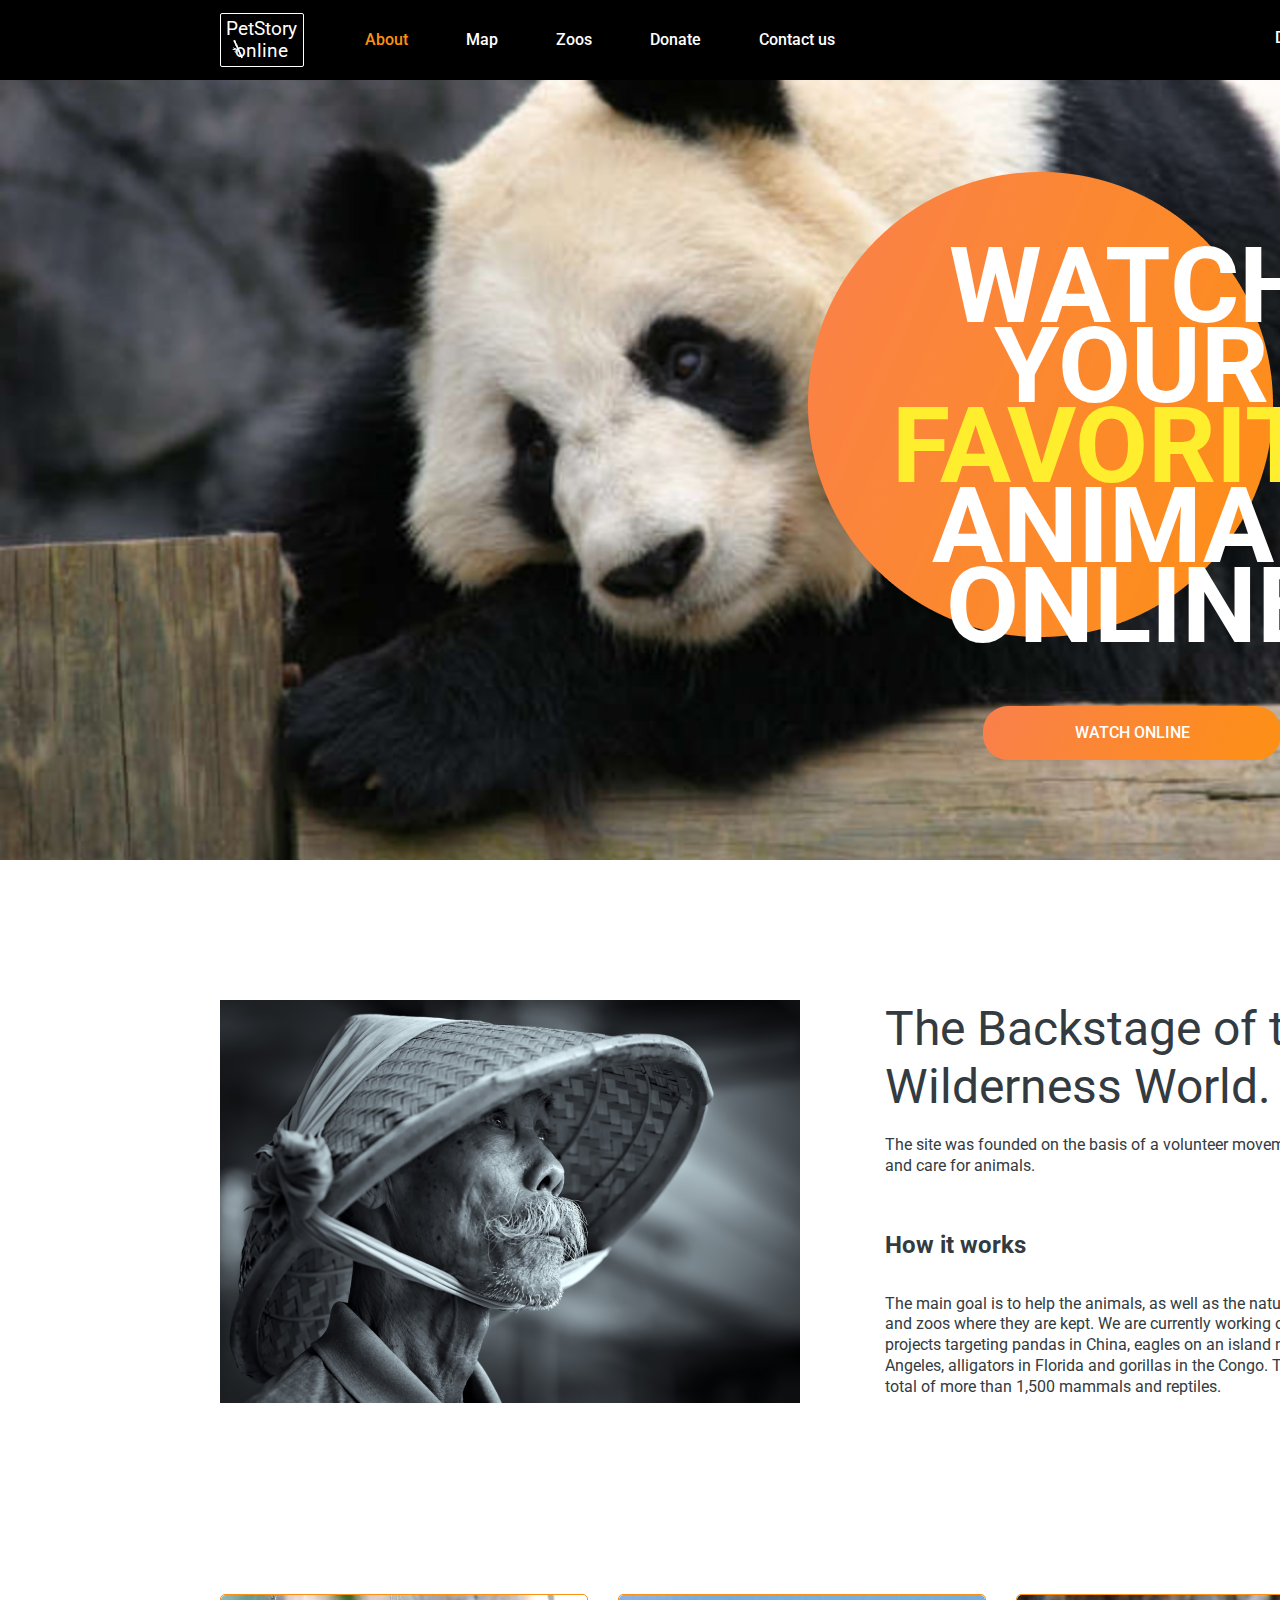
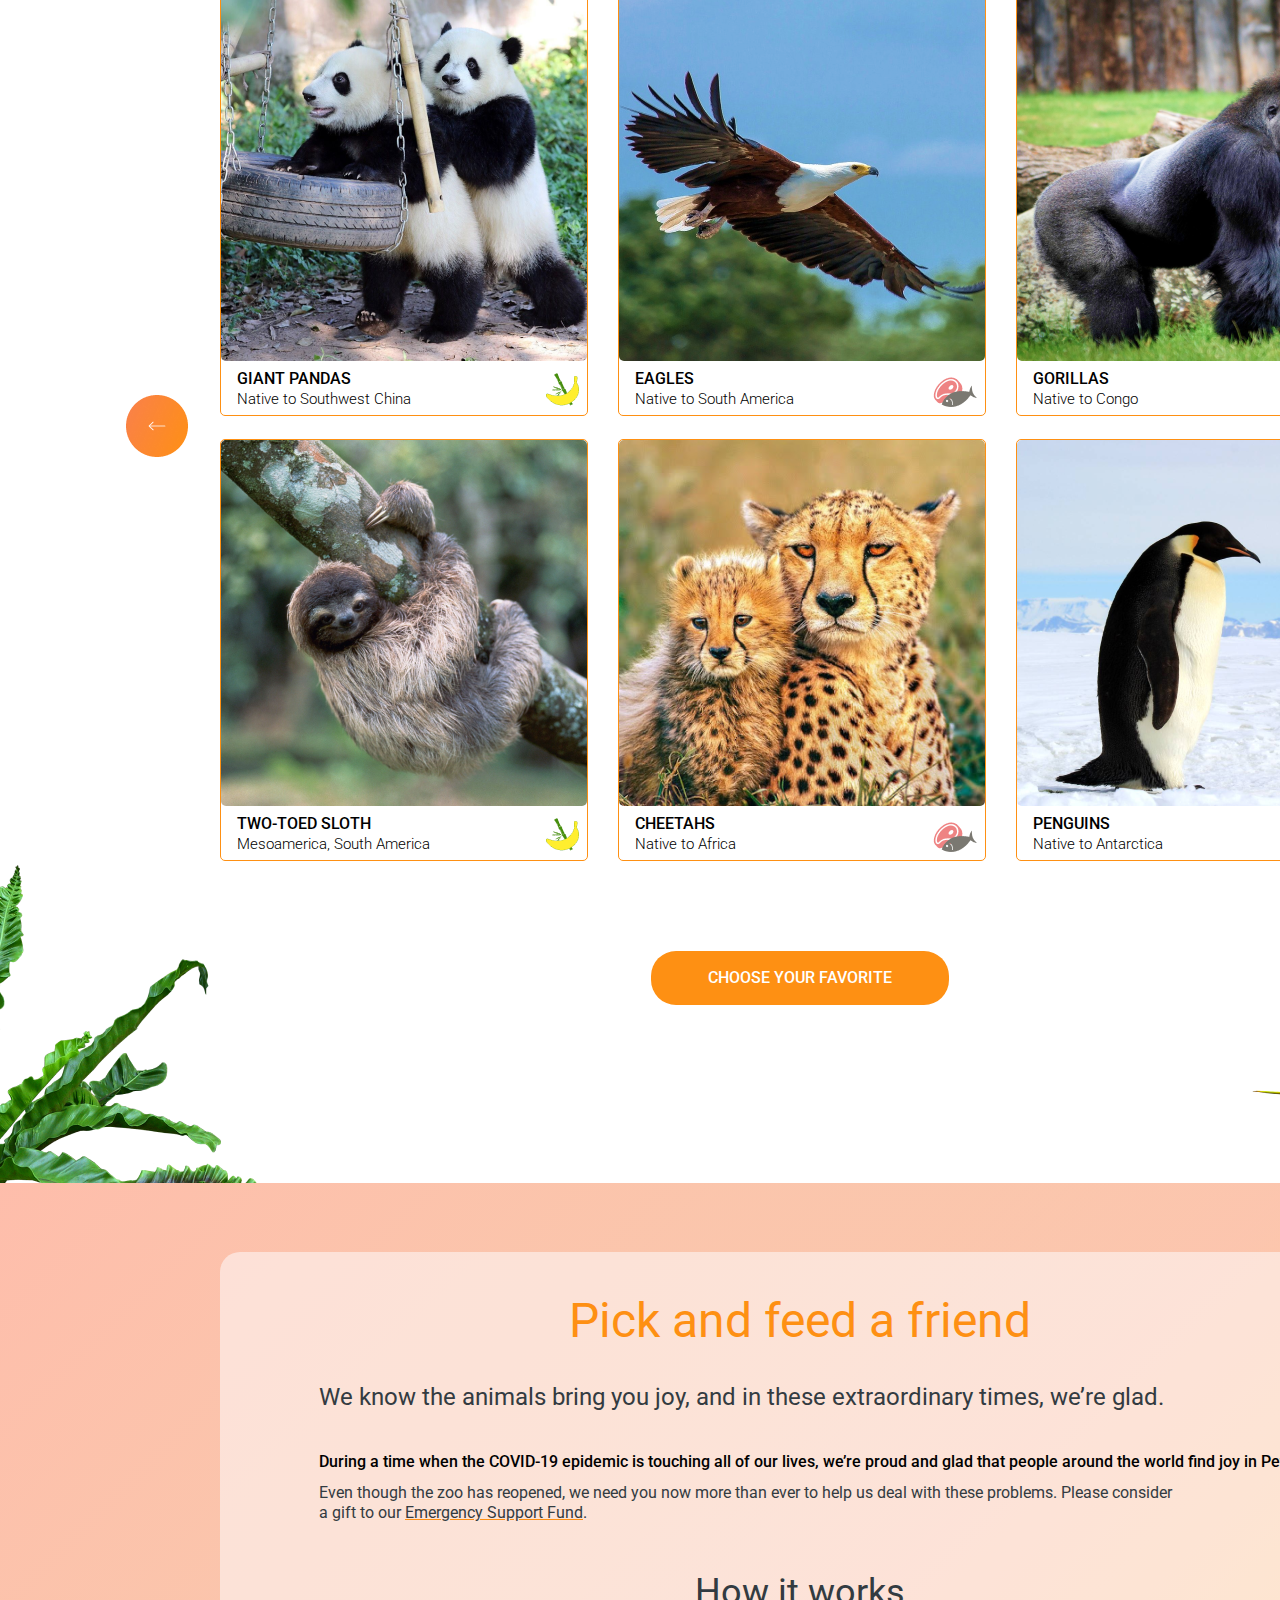
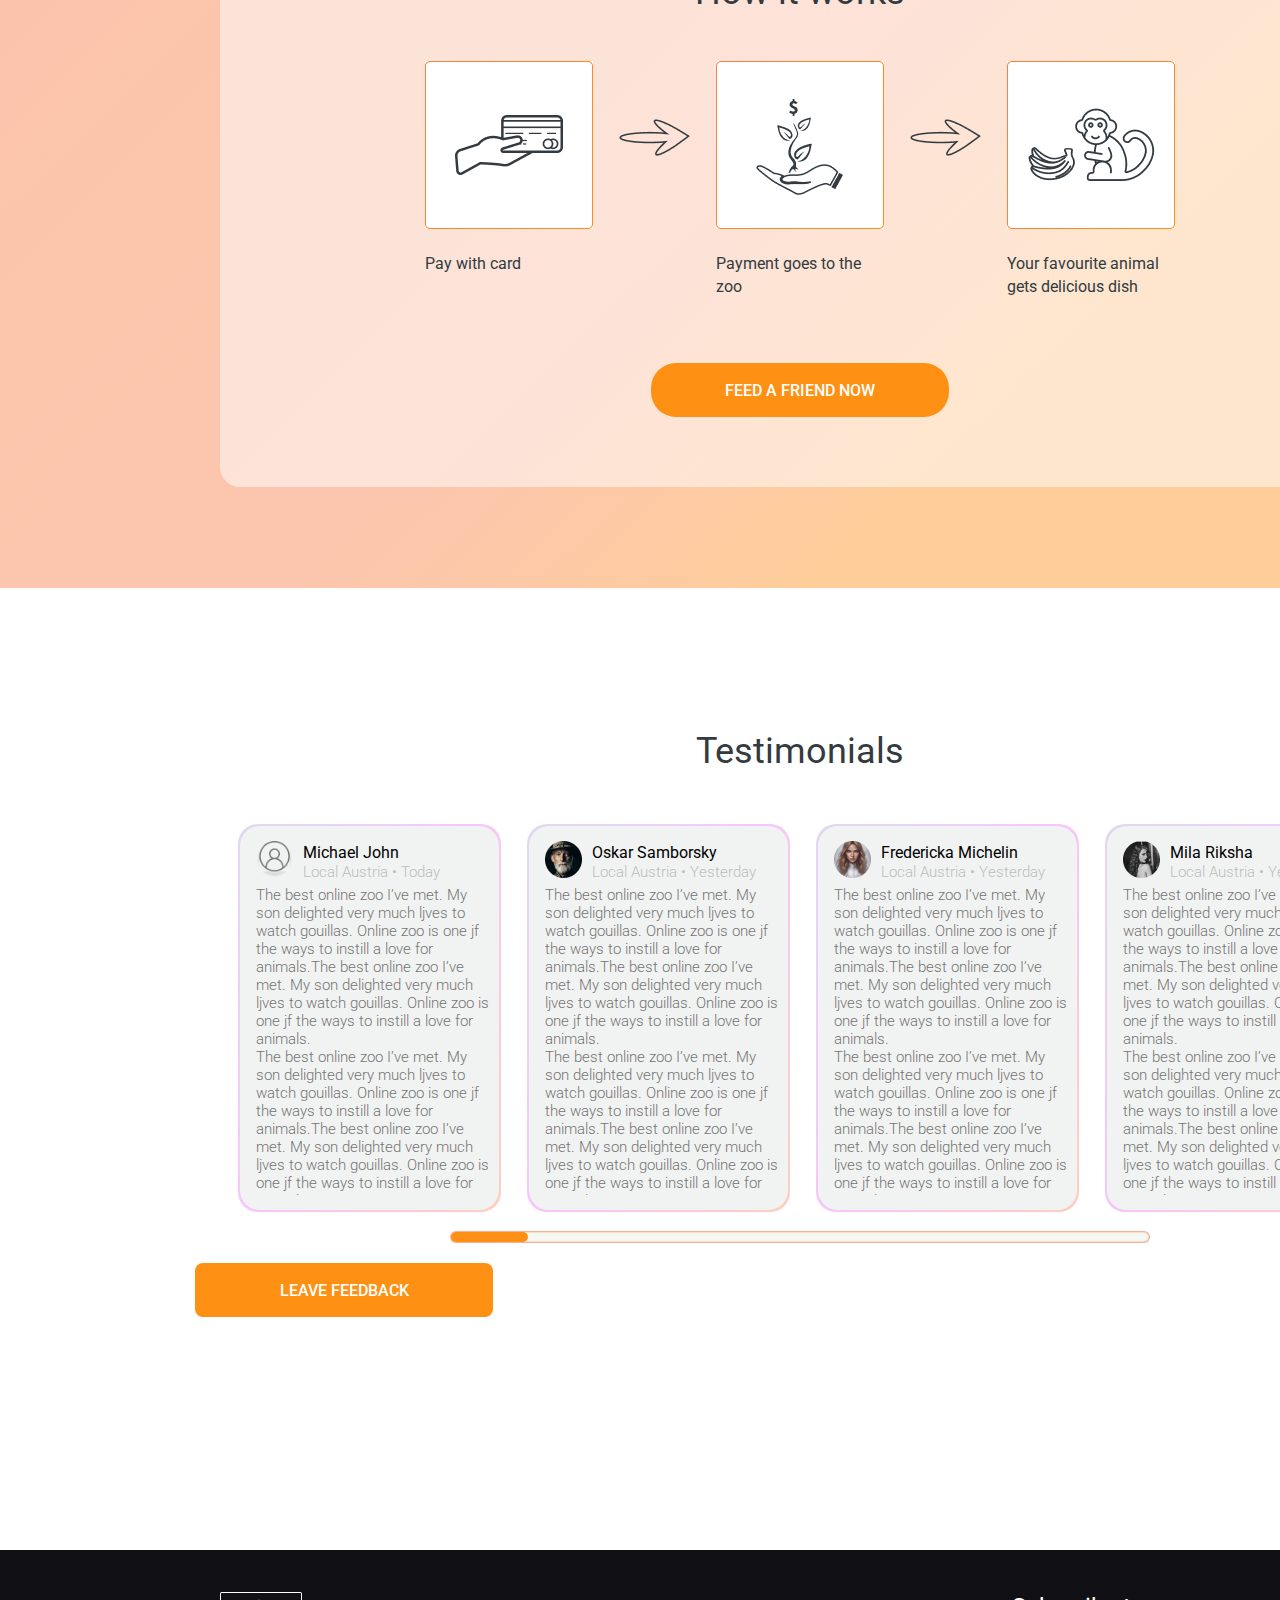
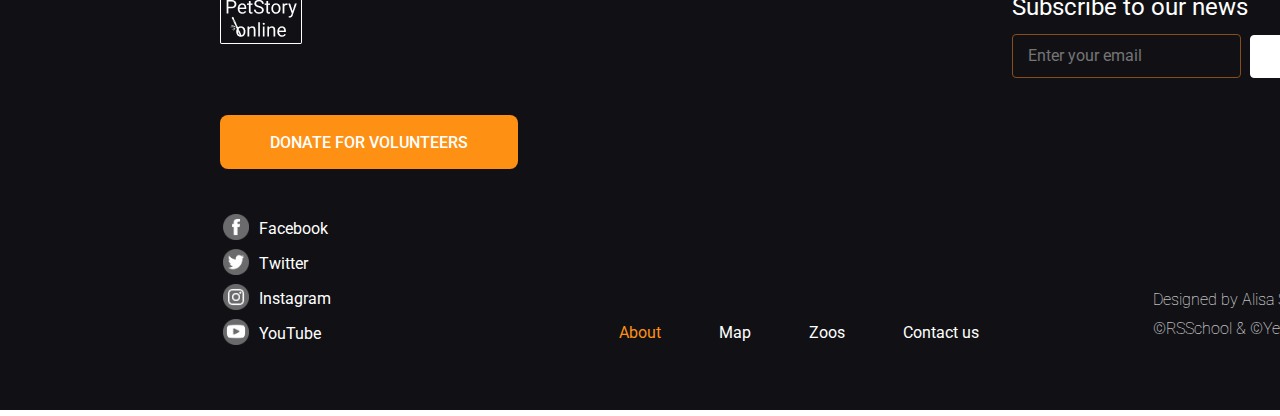
<file: index.html>
<!DOCTYPE html>
<html lang="en">
<head>
    <meta charset="UTF-8">
    <meta http-equiv="X-UA-Compatible" content="IE=edge">
    <meta name="viewport" content="width=device-width, initial-scale=1.0">
    <link rel="stylesheet" href="pages/main/style.css">
    <link rel="preconnect" href="https://fonts.googleapis.com">
<link rel="preconnect" href="https://fonts.gstatic.com" crossorigin>
<link href="https://fonts.googleapis.com/css2?family=Roboto:wght@100;300;400;500&display=swap" rel="stylesheet">

    <title>Online-zoo</title>
</head>
<body>
    <div class="burger-content" id="popup">
        <img src="./assets/icons/logo-orange.png" alt="logo" class="burger-logo">
        <img src="./assets/icons/red-cross.png" alt="red-cross" class="burger-red-cross">

        <ul class="burger-nav-ul" id="active-links">
            <li><a href="./index.html" class="active-link active">About</a></li>
            <li> <a href="#" class="active-link">Map</a></li>
            <li><a href="#" class="active-link">Zoos</a></li>
            <li><a href="./pages/donate/index.html">Donate</a></li>
            <li><a href="#" class="active-link">Contact us</a></li>
            </ul>
        <p class="burger-designed-by"><a href="https://www.figma.com/file/jfEFwkXVj1WRq7sUHDr8os/PetStory-online" target="_blank">Designed by ©</a></p>
    </div>

<header>
    <nav>
        <div class="default-width">
            <a href="./index.html">
        <div class="logo">
					<h1>PetStory <br><img src="assets/images/bamboo.svg" alt="bamboo-icon" class="bamboo-icon">online</h1>
        </div></a>
        <ul class="nav-ul" id="active-links">

            <li ><a href="./index.html" class="active-link active">About</a></li>
            <li> <a href="#" class="active-link">Map</a></li>
            <li><a href="#" class="active-link">Zoos</a></li>
            <li><a href="./pages/donate/index.html">Donate</a></li>
            <li><a href="#" class="active-link">Contact us</a></li>
            </ul>
        <p class="designed-by"><a href="https://www.figma.com/file/jfEFwkXVj1WRq7sUHDr8os/PetStory-online" target="_blank">Designed by ©</a></p>

    </nav>
 </header>
 <div class="burger"><img src="./assets/icons/burger.png" alt="burger-menu" width="18"></div>
 <div class="panda-img">
<img src="assets/images/orange-circle-main.png" alt="orange-circle" class="circle">
<div class="panda-text">Watch your <span class="favorite-yellow-text">favorite</span> animal online</div>
<button class="watch-btn">watch online</button>
</div>
<main>
    <div class="default-width">
    <div class="entry-text">
        <div class="hat-man"></div>
        <div class="about-text"><h2>The Backstage of the Wilderness World.</h2>
        <p>The site was founded on the basis of a volunteer movement to protect and care for animals.</p>
        <h3>How it works</h3>
        <p>The main goal is to help the animals, as well as the nature reserves and zoos where they are kept. We are currently working on video projects targeting pandas in China, eagles on an island near Los Angeles, alligators in Florida and gorillas in the Congo. These have a total of more than 1,500 mammals and reptiles.</p>
    </div>
</div>
</div>
<div class="flower-right-border"><img src="assets/images/flower_foto.png" alt="flower"></div>
<div class="wrapper">
    <div class="grid-wrapper">
    <div class="gallery myDiv">
        <div class="gallery-blocks fade"><img src="assets/images/foto-card1.png" alt="pandas"><div class="img-info-block"><div class="heading"><h3 class="blocks-heading">giant Pandas</h3><p class="blocks-paragraph">Native to Southwest China</p></div><div class="icon-banana"><img src="assets/icons/banana-bamboo_icon.png" alt="icon-banana"></div></div></div>

        <div class="gallery-blocks fade"><img src="assets/images/foto-card2.png" alt="eagles"><div class="img-info-block"><div class="heading"><h3 class="blocks-heading">Eagles</h3><p class="blocks-paragraph">Native to South America</p></div><div class="icon"><img src="assets/icons/meet-fish_icon.png" alt="fish-icon"></div></div></div>

        <div class="gallery-blocks fade"><img src="assets/images/foto-card3.png" alt="pandas"><div class="img-info-block"><div class="heading"><h3 class="blocks-heading">Gorillas</h3><p class="blocks-paragraph">Native to Congo</p></div><div class="icon-banana"><img src="assets/icons/banana-bamboo_icon.png" alt="icon-banana"></div></div></div>

        <div class="gallery-blocks fade"><img src="assets/images/foto-card5.png" alt="sloth"><div class="img-info-block"><div class="heading"><h3 class="blocks-heading">Two-toed Sloth</h3><p class="blocks-paragraph">Mesoamerica, South America</p></div><div class="icon-banana"><img src="assets/icons/banana-bamboo_icon.png" alt="fish-icon-banana"></div></div></div>

        <div class="gallery-blocks"><img src="assets/images/foto-card6.png" alt="cheetahs"><div class="img-info-block"><div class="heading"><h3 class="blocks-heading">cheetahs</h3><p class="blocks-paragraph">Native to Africa</p></div><div class="icon"><img src="assets/icons/meet-fish_icon.png" alt="fish-icon"></div></div></div>

        <div class="gallery-blocks fade"><img src="assets/images/foto-card7.png" alt="penguins"><div class="img-info-block"><div class="heading"><h3 class="blocks-heading">Penguins</h3><p class="blocks-paragraph">Native to Antarctica</p></div><div class="icon"><img src="assets/icons/meet-fish_icon.png" alt="fish-icon"></div></div></div>

        </div>
        <div class="gallery ">

            <div class="gallery-blocks fade"><img src="assets/images/foto-card2.png" alt="eagles"><div class="img-info-block"><div class="heading"><h3 class="blocks-heading">Eagles</h3><p class="blocks-paragraph">Native to South America</p></div><div class="icon"><img src="assets/icons/meet-fish_icon.png" alt="fish-icon"></div></div></div>

            <div class="gallery-blocks"><img src="assets/images/foto-card3.png" alt="pandas"><div class="img-info-block"><div class="heading"><h3 class="blocks-heading">Gorillas</h3><p class="blocks-paragraph">Native to Congo</p></div><div class="icon-banana"><img src="assets/icons/banana-bamboo_icon.png" alt="icon-banana"></div></div></div>

            <div class="gallery-blocks fade"><img src="assets/images/foto-card1.png" alt="pandas"><div class="img-info-block"><div class="heading"><h3 class="blocks-heading">giant Pandas</h3><p class="blocks-paragraph">Native to Southwest China</p></div><div class="icon-banana"><img src="assets/icons/banana-bamboo_icon.png" alt="icon-banana"></div></div></div>

            <div class="gallery-blocks fade"><img src="assets/images/foto-card6.png" alt="cheetahs"><div class="img-info-block"><div class="heading"><h3 class="blocks-heading">cheetahs</h3><p class="blocks-paragraph">Native to Africa</p></div><div class="icon"><img src="assets/icons/meet-fish_icon.png" alt="fish-icon"></div></div></div>

            <div class="gallery-blocks"><img src="assets/images/foto-card7.png" alt="penguins"><div class="img-info-block"><div class="heading"><h3 class="blocks-heading">Penguins</h3><p class="blocks-paragraph">Native to Antarctica</p></div><div class="icon"><img src="assets/icons/meet-fish_icon.png" alt="fish-icon"></div></div></div>

            <div class="gallery-blocks fade"><img src="assets/images/foto-card5.png" alt="sloth"><div class="img-info-block"><div class="heading"><h3 class="blocks-heading">Two-toed Sloth</h3><p class="blocks-paragraph">Mesoamerica, South America</p></div><div class="icon-banana"><img src="assets/icons/banana-bamboo_icon.png" alt="fish-icon-banana"></div></div></div>

            </div>
            <div class="gallery ">


                <div class="gallery-blocks fade"><img src="assets/images/foto-card3.png" alt="pandas"><div class="img-info-block"><div class="heading"><h3 class="blocks-heading">Gorillas</h3><p class="blocks-paragraph">Native to Congo</p></div><div class="icon-banana"><img src="assets/icons/banana-bamboo_icon.png" alt="icon-banana"></div></div></div>

                <div class="gallery-blocks "><img src="assets/images/foto-card1.png" alt="pandas"><div class="img-info-block"><div class="heading"><h3 class="blocks-heading">giant Pandas</h3><p class="blocks-paragraph">Native to Southwest China</p></div><div class="icon-banana"><img src="assets/icons/banana-bamboo_icon.png" alt="icon-banana"></div></div></div>

                <div class="gallery-blocks fade"><img src="assets/images/foto-card2.png" alt="eagles"><div class="img-info-block"><div class="heading"><h3 class="blocks-heading">Eagles</h3><p class="blocks-paragraph">Native to South America</p></div><div class="icon"><img src="assets/icons/meet-fish_icon.png" alt="fish-icon"></div></div></div>



                <div class="gallery-blocks fade"><img src="assets/images/foto-card7.png" alt="penguins"><div class="img-info-block"><div class="heading"><h3 class="blocks-heading">Penguins</h3><p class="blocks-paragraph">Native to Antarctica</p></div><div class="icon"><img src="assets/icons/meet-fish_icon.png" alt="fish-icon"></div></div></div>

                <div class="gallery-blocks"><img src="assets/images/foto-card5.png" alt="sloth"><div class="img-info-block"><div class="heading"><h3 class="blocks-heading">Two-toed Sloth</h3><p class="blocks-paragraph">Mesoamerica, South America</p></div><div class="icon-banana"><img src="assets/icons/banana-bamboo_icon.png" alt="fish-icon-banana"></div></div></div>

         <div class="gallery-blocks fade"><img src="assets/images/foto-card6.png" alt="cheetahs"><div class="img-info-block"><div class="heading"><h3 class="blocks-heading">cheetahs</h3><p class="blocks-paragraph">Native to Africa</p></div><div class="icon"><img src="assets/icons/meet-fish_icon.png" alt="fish-icon"></div></div></div>

                </div>
                </div>
    <div class="arrows">
        <div><button class="arrow-btn" onclick="plusSlides(1)"><img src="assets/icons/arrow_left.png" alt="arrow-left" class="right-arrow"></button></div>
        <div><button class="arrow-btn" onclick="plusSlides(-1)"><img src="assets/icons/arrow_right.png" alt="arrow_right" class="right-arrow" ></button></div>
    </div>

<div class="choose-btn-div"><button class="choose-favorite-btn">choose your favorite</button></div>

<div class="bottom-flowers">
    <div class="palm-left-border"><img src="assets/images/palm.png" alt="palm"></div>
    <div class="palm-right-border"><img src="assets/images/strelitzia-1.png" alt="strelitzia"></div>
</div>
</div>
</main>
<section>
    <div class="how-tofeed-section">
     <div class="how-to-feed">

      <h2 class="head">Pick and feed a friend</h2>

      <h4>We know the animals bring you joy, and in these extraordinary times, we’re glad.</h4>

     <h5>During a time when the COVID-19 epidemic is touching all of our lives, we’re proud and glad that people around the world find joy in PetStory.</h5>

     <p>Even though the zoo has reopened, we need you now more than ever to help us deal with these problems. Please consider a gift to our <span><a class="orange-underline" href="/pages/donate/index.html"  target="_blank">Emergency Support Fund</a></span>.</p>

     <h3>How it works</h3>
<div class="arrow-640">
    <div class="arrow-640-left"><img src="./assets/icons/arrow-640px.png" alt="green-arrow"></div>
    <div class="arrow-640-right"><img src="./assets/icons/arrow-640px.png" alt="green-arrow"></div>
</div>
     <div class="how-to-feed-cards">
        <div class="how-to-feed-cards-div"><img src="assets/icons/pay-with-card.png" alt="hand-with-card"> <div class="how-to-feed-spans">
            <span>Pay with card</span>
            </div></div>

        <div ><img src="assets/icons/arrow-vector.png" alt="arrow" class="arrow"></div>

        <div class="how-to-feed-cards-div"><img src="assets/icons/plant-in-hand.png" alt="plant-in-hand"><div class="how-to-feed-spans">
            <span>Payment goes to the <br> zoo</span>
            </div></div>

        <div><img src="assets/icons/arrow-vector.png" alt="arrow" class="arrow"></div>

        <div class="how-to-feed-cards-div"><img src="assets/icons/monkey.png" alt="monkey-with-bananas"><div class="how-to-feed-spans">
            <span>Your favourite animal <br> gets delicious dish</span>
            </div></div>
     </div>

     <a href="/pages/donate/index.html"><button class="feed-btn">Feed a friend now</button></a>

    </div>
   </div>
</section>
<div class="feedback-block-popup" id="first-popup"> <div class="cross-popup-feedback">
    <img src="./assets/icons/x-popup-feedback.png" alt="cross"></div>
    <div class="feedback-block-popup-content">

    <img src="assets/icons/user_icon-first.png" alt="user-icon"><h4>Michael John</h4><span>Local Austria • Today</span>
     <p>The best online zoo I’ve met. My son delighted very much ljves to watch gouillas. Online zoo is one jf the ways to instill a love for animals.The best online zoo I’ve met. My son delighted very much ljves to watch gouillas. Online zoo is one jf the ways to instill a love for animals. <br>
         The best online zoo I’ve met. My son delighted very much ljves to watch gouillas. Online zoo is one jf the ways to instill a love for animals.The best online zoo I’ve met. My son delighted very much ljves to watch gouillas. Online zoo is one jf the ways to instill a love for animals.
         </p>
        </div>
 </div>
 <div class="feedback-block-popup" id="second-popup"> <div class="cross-popup-feedback">
    <img src="./assets/icons/x-popup-feedback.png" alt="cross"></div><div class="feedback-block-popup-content">
    <img src="assets/icons/user_icon-second.png" alt="user-icon"><h4>Oskar Samborsky</h4><span>Local Austria • Yesterday</span>
    <p class="feedbacks-paragraphs">The best online zoo I’ve met. My son delighted very much ljves to watch gouillas. Online zoo is one jf the ways to instill a love for animals.The best online zoo I’ve met. My son delighted very much ljves to watch gouillas. Online zoo is one jf the ways to instill a love for animals. <br>
         The best online zoo I’ve met. My son delighted very much ljves to watch gouillas. Online zoo is one jf the ways to instill a love for animals.The best online zoo I’ve met. My son delighted very much ljves to watch gouillas. Online zoo is one jf the ways to instill a love for animals.
         </p></div>
 </div>
 <div class="feedback-block-popup" id="third-popup"><div class="cross-popup-feedback">
    <img src="./assets/icons/x-popup-feedback.png" alt="cross"></div>
    <div class="feedback-block-popup-content">
    <img src="assets/icons/user_icon-third.png" alt="user-icon"><h4>Fredericka Michelin</h4><span>Local Austria • Yesterday</span>
    <p class="feedbacks-paragraphs">The best online zoo I’ve met. My son delighted very much ljves to watch gouillas. Online zoo is one jf the ways to instill a love for animals.The best online zoo I’ve met. My son delighted very much ljves to watch gouillas. Online zoo is one jf the ways to instill a love for animals. <br>
         The best online zoo I’ve met. My son delighted very much ljves to watch gouillas. Online zoo is one jf the ways to instill a love for animals.The best online zoo I’ve met. My son delighted very much ljves to watch gouillas. Online zoo is one jf the ways to instill a love for animals.
         </p></div>
 </div>
<div class="blured-fon1"></div>
<div class="blured-fon2"></div>
<div class="blured-fon3"></div>
<section>
    <div class="testomonials">
        <h3>Testimonials</h3>


<div class="square-btn-after-scroll-block">
    <div class="square-btn-after-scroll-block-div"><div class="scroll-bar">
         </div>
         <div class="carousel-wrapper">
   <div class="invisible-part-scrollbar" id="carousel">

    <div class="feedback-block" id="first">
        <img src="assets/icons/user_icon-first.png" alt="user-icon"><h4>Michael John</h4><span>Local Austria • Today</span>

         <p class="feedbacks-paragraphs">The best online zoo I’ve met. My son delighted very much ljves to watch gouillas. Online zoo is one jf the ways to instill a love for animals.The best online zoo I’ve met. My son delighted very much ljves to watch gouillas. Online zoo is one jf the ways to instill a love for animals. <br>
             The best online zoo I’ve met. My son delighted very much ljves to watch gouillas. Online zoo is one jf the ways to instill a love for animals.The best online zoo I’ve met. My son delighted very much ljves to watch gouillas. Online zoo is one jf the ways to instill a love for animals.
             </p>
     </div>
     <div class="feedback-block" id="second">
         <img src="assets/icons/user_icon-second.png" alt="user-icon"><h4>Oskar Samborsky</h4><span>Local Austria • Yesterday</span>
         <p class="feedbacks-paragraphs">The best online zoo I’ve met. My son delighted very much ljves to watch gouillas. Online zoo is one jf the ways to instill a love for animals.The best online zoo I’ve met. My son delighted very much ljves to watch gouillas. Online zoo is one jf the ways to instill a love for animals. <br>
              The best online zoo I’ve met. My son delighted very much ljves to watch gouillas. Online zoo is one jf the ways to instill a love for animals.The best online zoo I’ve met. My son delighted very much ljves to watch gouillas. Online zoo is one jf the ways to instill a love for animals.
              </p>
      </div>
      <div class="feedback-block" id="third">
         <img src="assets/icons/user_icon-third.png" alt="user-icon"><h4>Fredericka Michelin</h4><span>Local Austria • Yesterday</span>
         <p class="feedbacks-paragraphs">The best online zoo I’ve met. My son delighted very much ljves to watch gouillas. Online zoo is one jf the ways to instill a love for animals.The best online zoo I’ve met. My son delighted very much ljves to watch gouillas. Online zoo is one jf the ways to instill a love for animals. <br>
              The best online zoo I’ve met. My son delighted very much ljves to watch gouillas. Online zoo is one jf the ways to instill a love for animals.The best online zoo I’ve met. My son delighted very much ljves to watch gouillas. Online zoo is one jf the ways to instill a love for animals.
              </p>
      </div>
      <div class="feedback-block" id="fourth">
         <img src="assets/icons/user_icon-fourth.png" alt="user-icon"><h4>Mila Riksha</h4><span>Local Austria • Yesterday</span>
          <p>The best online zoo I’ve met. My son delighted very much ljves to watch gouillas. Online zoo is one jf the ways to instill a love for animals.The best online zoo I’ve met. My son delighted very much ljves to watch gouillas. Online zoo is one jf the ways to instill a love for animals. <br>
              The best online zoo I’ve met. My son delighted very much ljves to watch gouillas. Online zoo is one jf the ways to instill a love for animals.The best online zoo I’ve met. My son delighted very much ljves to watch gouillas. Online zoo is one jf the ways to instill a love for animals.
              </p>
      </div>
      <div class="feedback-block" id="fifth">
        <img src="assets/icons/user_icon-first.png" alt="user-icon"><h4>Michael John</h4><span>Local Austria • Today</span>
         <p>The best online zoo I’ve met. My son delighted very much ljves to watch gouillas. Online zoo is one jf the ways to instill a love for animals.The best online zoo I’ve met. My son delighted very much ljves to watch gouillas. Online zoo is one jf the ways to instill a love for animals. <br>
             The best online zoo I’ve met. My son delighted very much ljves to watch gouillas. Online zoo is one jf the ways to instill a love for animals.The best online zoo I’ve met. My son delighted very much ljves to watch gouillas. Online zoo is one jf the ways to instill a love for animals.
             </p>
     </div>
     <div class="feedback-block" id="sixth">
         <img src="assets/icons/user_icon-second.png" alt="user-icon"><h4>Oskar Samborsky</h4><span>Local Austria • Yesterday</span>
          <p>The best online zoo I’ve met. My son delighted very much ljves to watch gouillas. Online zoo is one jf the ways to instill a love for animals.The best online zoo I’ve met. My son delighted very much ljves to watch gouillas. Online zoo is one jf the ways to instill a love for animals. <br>
              The best online zoo I’ve met. My son delighted very much ljves to watch gouillas. Online zoo is one jf the ways to instill a love for animals.The best online zoo I’ve met. My son delighted very much ljves to watch gouillas. Online zoo is one jf the ways to instill a love for animals.
              </p>
      </div>
      <div class="feedback-block" id="seventh">
         <img src="assets/icons/user_icon-third.png" alt="user-icon"><h4>Fredericka Michelin</h4><span>Local Austria • Yesterday</span>
          <p>The best online zoo I’ve met. My son delighted very much ljves to watch gouillas. Online zoo is one jf the ways to instill a love for animals.The best online zoo I’ve met. My son delighted very much ljves to watch gouillas. Online zoo is one jf the ways to instill a love for animals. <br>
              The best online zoo I’ve met. My son delighted very much ljves to watch gouillas. Online zoo is one jf the ways to instill a love for animals.The best online zoo I’ve met. My son delighted very much ljves to watch gouillas. Online zoo is one jf the ways to instill a love for animals.
              </p>
      </div>
      <div class="feedback-block" id="eight">
         <img src="assets/icons/user_icon-fourth.png" alt="user-icon"><h4>Mila Riksha</h4><span>Local Austria • Yesterday</span>
          <p>The best online zoo I’ve met. My son delighted very much ljves to watch gouillas. Online zoo is one jf the ways to instill a love for animals.The best online zoo I’ve met. My son delighted very much ljves to watch gouillas. Online zoo is one jf the ways to instill a love for animals. <br>
              The best online zoo I’ve met. My son delighted very much ljves to watch gouillas. Online zoo is one jf the ways to instill a love for animals.The best online zoo I’ve met. My son delighted very much ljves to watch gouillas. Online zoo is one jf the ways to instill a love for animals.
              </p>
      </div>
      <div class="feedback-block" id="nineth">
        <img src="assets/icons/user_icon-first.png" alt="user-icon"><h4>Michael John</h4><span>Local Austria • Today</span>
         <p>The best online zoo I’ve met. My son delighted very much ljves to watch gouillas. Online zoo is one jf the ways to instill a love for animals.The best online zoo I’ve met. My son delighted very much ljves to watch gouillas. Online zoo is one jf the ways to instill a love for animals. <br>
             The best online zoo I’ve met. My son delighted very much ljves to watch gouillas. Online zoo is one jf the ways to instill a love for animals.The best online zoo I’ve met. My son delighted very much ljves to watch gouillas. Online zoo is one jf the ways to instill a love for animals.
             </p>
     </div>
     <div class="feedback-block" id="tenth">
         <img src="assets/icons/user_icon-second.png" alt="user-icon"><h4>Oskar Samborsky</h4><span>Local Austria • Yesterday</span>
          <p>The best online zoo I’ve met. My son delighted very much ljves to watch gouillas. Online zoo is one jf the ways to instill a love for animals.The best online zoo I’ve met. My son delighted very much ljves to watch gouillas. Online zoo is one jf the ways to instill a love for animals. <br>
              The best online zoo I’ve met. My son delighted very much ljves to watch gouillas. Online zoo is one jf the ways to instill a love for animals.The best online zoo I’ve met. My son delighted very much ljves to watch gouillas. Online zoo is one jf the ways to instill a love for animals.
              </p>
      </div>
      <div class="feedback-block" id="eleventh">
         <img src="assets/icons/user_icon-third.png" alt="user-icon"><h4>Fredericka Michelin</h4><span>Local Austria • Yesterday</span>
          <p>The best online zoo I’ve met. My son delighted very much ljves to watch gouillas. Online zoo is one jf the ways to instill a love for animals.The best online zoo I’ve met. My son delighted very much ljves to watch gouillas. Online zoo is one jf the ways to instill a love for animals. <br>
              The best online zoo I’ve met. My son delighted very much ljves to watch gouillas. Online zoo is one jf the ways to instill a love for animals.The best online zoo I’ve met. My son delighted very much ljves to watch gouillas. Online zoo is one jf the ways to instill a love for animals.
              </p>
      </div>
    </div>
</div>
    <div class="input-range"><input type="range" min="1" max="8" step="1" value="1" id="range"></div>

    </div>

<button class="square-btn-after-scroll">leave feedback</button></div></div>
<div class="leaf-right-border"><img src="assets/images/leaf-photo.png" alt="leaf"></div>
    </div>
</section>
<footer>
    <div class="footer-wrapper">
    <div class="footer-grid">
        <div class="logo-img"><a href="./index.html"> <img src="assets/icons/logo_footer.png" alt="logo"></a>
           </div>
           <a href="./index.html">
            <div class="logo-320">
                        <p>      PetStory <img src="assets/images/bamboo.svg" alt="bamboo-icon" class="bamboo-icon-320">online</p>
            </div></a>
        <div class="subscribe-block"><h2>Subscribe to our news</h2>
        <form action="submit">
            <input type="email" class="text-input" placeholder="Enter your email" required>
            <input type="submit" value="Submit" class="submit-input" disabled="disabled">
        </form>
        </div>
    </div>
    <div class="social-medias-320">

        <div> <a href="https://www.facebook.com/" target="_blank"> <img src="./assets/icons/facebook.png" alt="facebook-icon" width="26"></a></div>

        <div><a href="https://twitter.com/" target="_blank" ><img src="./assets/icons/twitter.png" alt="facebook-icon" width="26"></a></div>

        <div><a href="https://www.instagram.com/" target="_blank" ><img src="./assets/icons/instagram.png" alt="facebook-icon" width="26"></a></div>

        <div><a href="https://www.youtube.com/" target="_blank" ><img src="./assets/icons/youtube.png" alt="facebook-icon" width="26"></a></div>

    </div>
    <div>
    <a href="pages/donate/index.html"><button class="square-btn">donate for volunteers</button></a>
    <ul class="social-medias">
        <li class="social-medias-li"> <a href="https://www.facebook.com/" target="_blank" class="sm-link"> <img src="assets/icons/facebook.png" alt="facebook-icon" width="26">Facebook</a></li>

        <li class="social-medias-li"><a href="https://twitter.com/" target="_blank" class="sm-link"><img src="assets/icons/twitter.png" alt="facebook-icon" width="26">Twitter</a></li>

        <li class="social-medias-li"><a href="https://www.instagram.com/" target="_blank" class="sm-link"><img src="assets/icons/instagram.png" alt="facebook-icon" width="26">Instagram</a></li>

        <li class="social-medias-li"><a href="https://www.youtube.com/" target="_blank" class="sm-link"><img src="assets/icons/youtube.png" alt="facebook-icon" width="26">YouTube</a></li>
    </ul>

    <ul class="nav-ul" id="active-links-footer">
        <li ><a href="./index.html" class="active-btn active">About</a></li>
        <li> <a href="#" class="active-btn">Map</a></li>
        <li><a href="#" class="active-btn">Zoos</a></li>
         <li><a href="#" class="active-btn">Contact us</a></li>
    </ul>
    <p class="footer-designed-by">Designed  by Alisa  Samborskaya <br>©RSSchool & ©Yem Digital 2021 </p>
</div>
<div class="social-medias-640">
<ul >
    <li> <a href="https://www.facebook.com/" target="_blank"> <img src="./assets/icons/facebook.png" alt="facebook-icon" width="26"></a></li>

    <li><a href="https://twitter.com/" target="_blank" ><img src="./assets/icons/twitter.png" alt="facebook-icon" width="26"></a></li>

    <li><a href="https://www.instagram.com/" target="_blank" ><img src="./assets/icons/instagram.png" alt="facebook-icon" width="26"></a></li>

    <li><a href="https://www.youtube.com/" target="_blank" ><img src="./assets/icons/youtube.png" alt="facebook-icon" width="26"></a></li>
</ul>
</div>

</footer>
<div class="overlay"></div>
</body>
<script src="pages/main/script.js"></script>
</html>
</file>
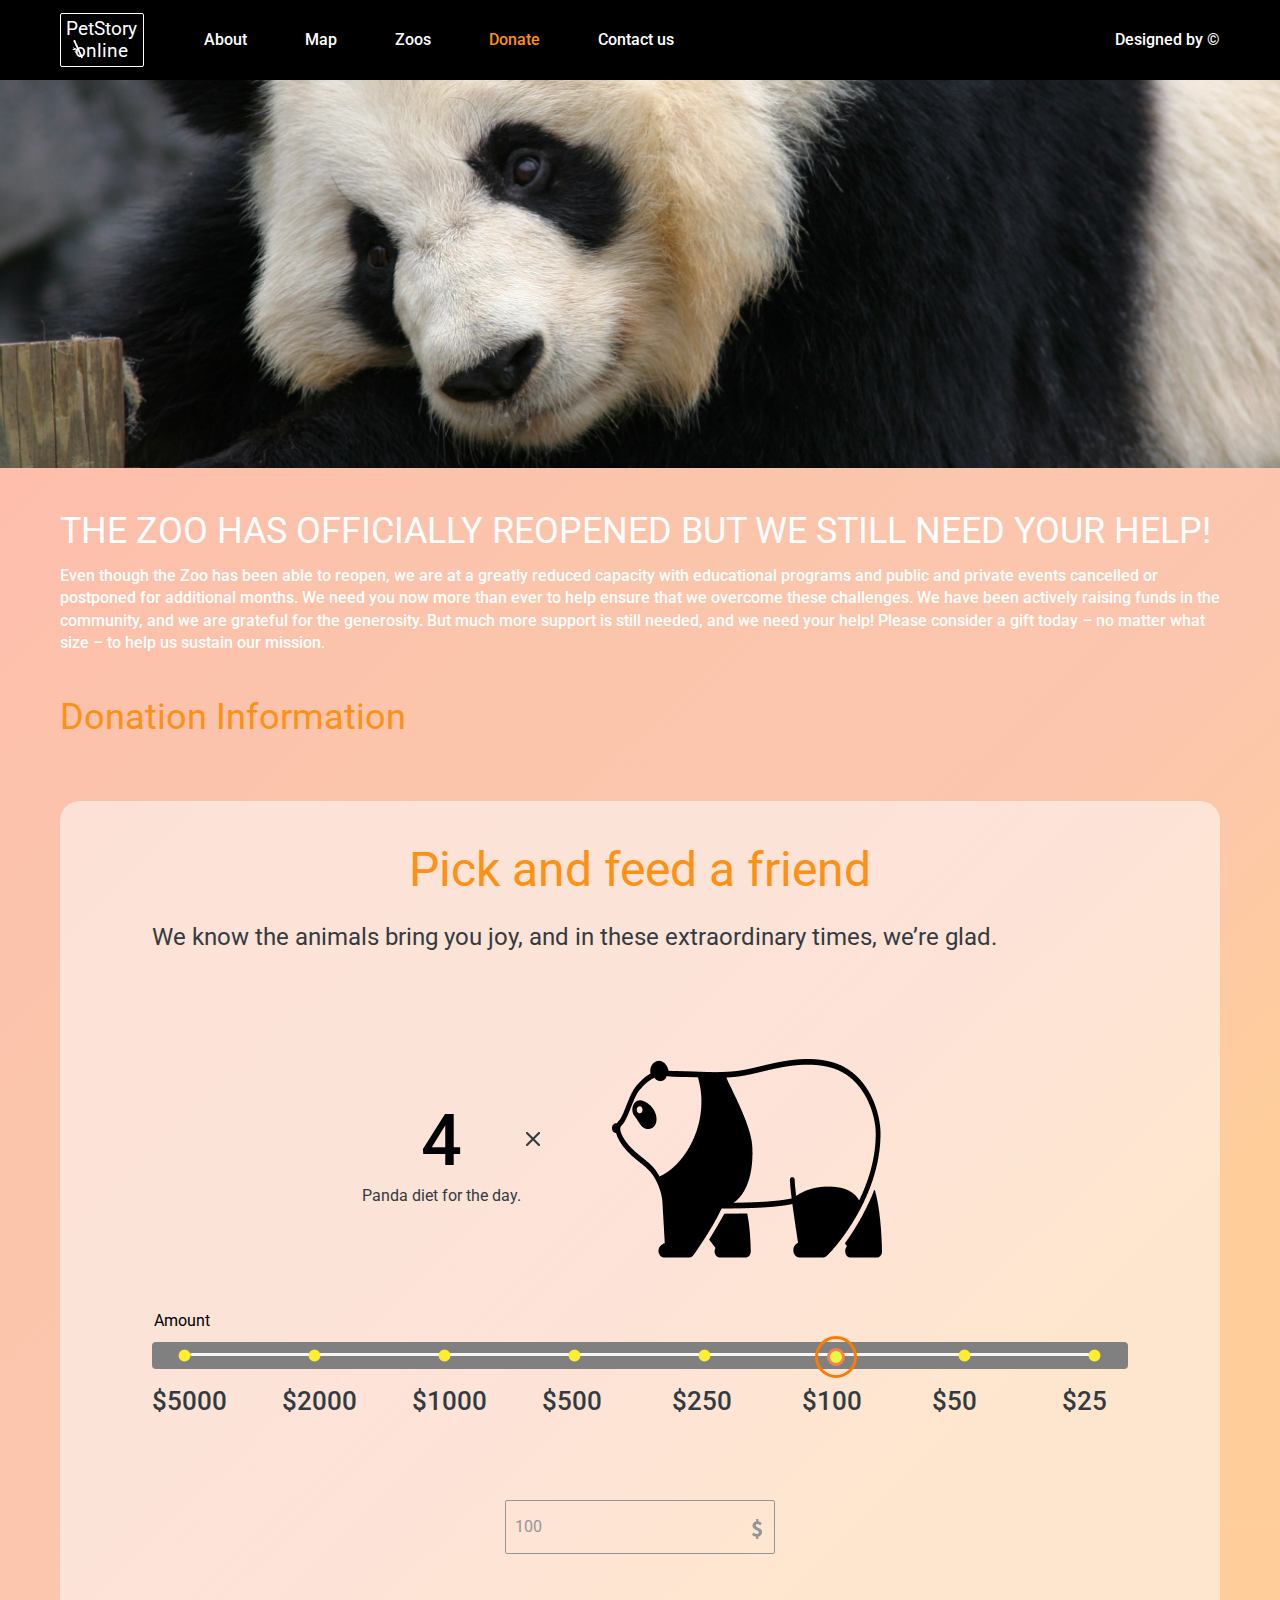
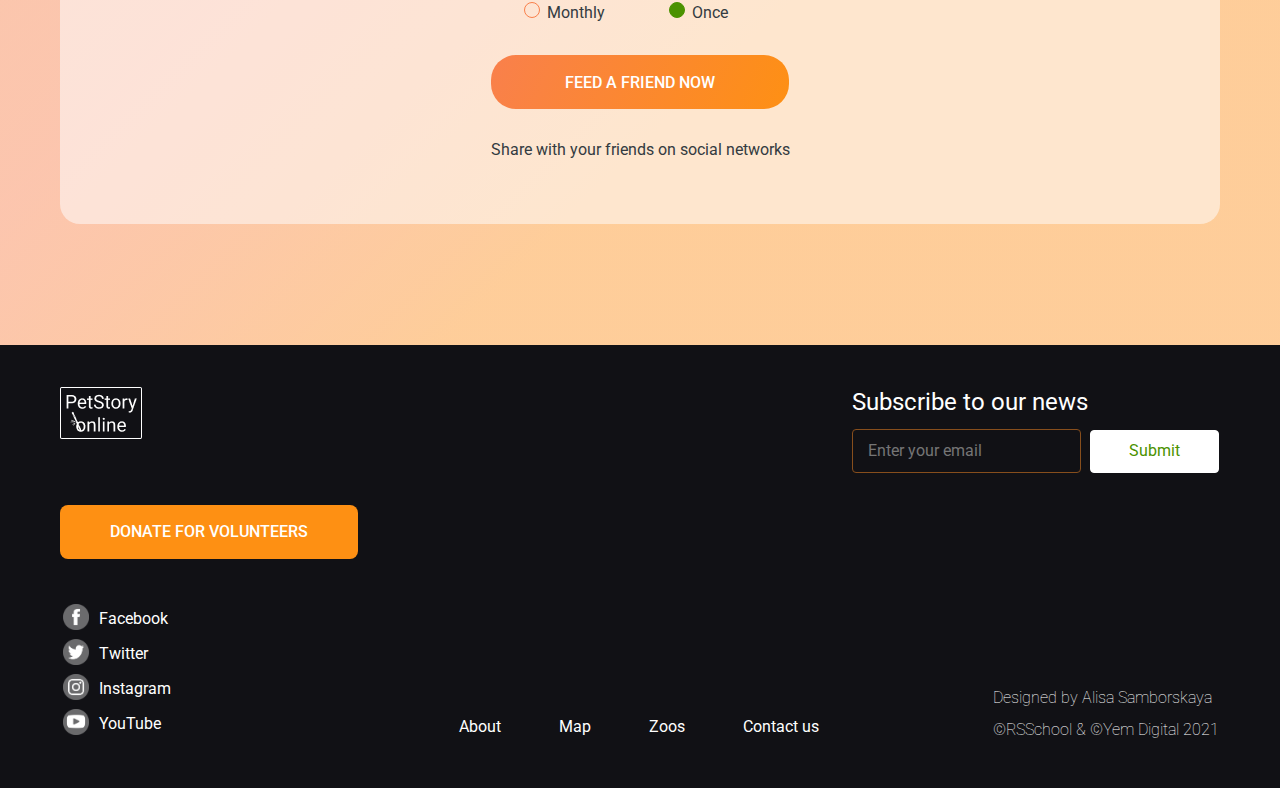
<file: pages/donate/index.html>
<!DOCTYPE html>
<html lang="en">
<head>
    <meta charset="UTF-8">
    <meta http-equiv="X-UA-Compatible" content="IE=edge">
    <meta name="viewport" content="width=device-width, initial-scale=1.0">
    <link rel="stylesheet" href="./style.css">
    <link rel="preconnect" href="https://fonts.googleapis.com">
<link rel="preconnect" href="https://fonts.gstatic.com" crossorigin>
<link href="https://fonts.googleapis.com/css2?family=Roboto:wght@100;300;400;500&display=swap" rel="stylesheet">

    <title>Donate pages</title>
</head>
<body>
    <div class="burger-content" id="popup">
        <img src="../../assets/icons/logo-orange.png" alt="logo" class="burger-logo">
        <img src="../../assets/icons/red-cross.png" alt="red-cross" class="burger-red-cross">

        <ul class="burger-nav-ul" id="active-links">
            <li><a href="./index.html" class="active-link active">About</a></li>
            <li> <a href="#" class="active-link">Map</a></li>
            <li><a href="#" class="active-link">Zoos</a></li>
            <li><a href="./pages/donate/index.html">Donate</a></li>
            <li><a href="#" class="active-link">Contact us</a></li>
            </ul>
        <p class="burger-designed-by"><a href="https://www.figma.com/file/jfEFwkXVj1WRq7sUHDr8os/PetStory-online" target="_blank">Designed by ©</a></p>
    </div>
    <header>
        <nav>
            <div class="default-width">
                <a href="../../index.html">
            <div class="logo">
                        <h1>PetStory <br><img src="../../assets/images/bamboo.svg" alt="bamboo-icon" class="bamboo-icon">online</h1>
            </div></a>
            <ul class="nav-ul" id="active-links">

                <li ><a href="../../index.html" class="active-link">About</a></li>
                <li> <a href="#" class="active-link">Map</a></li>
                <li><a href="#" class="active-link">Zoos</a></li>
                <li><a href="#" class="active-link active">Donate</a></li>
                <li><a href="#" class="active-link">Contact us</a></li>
            </ul>
            <p class="designed-by"><a href="https://www.figma.com/file/jfEFwkXVj1WRq7sUHDr8os/PetStory-online" target="_blank">Designed by ©</a></p>
        </div>
        </nav>
    </header>
    <div class="burger"><img src="../../assets/icons/burger.png" alt="burger-menu" width="18"></div>
<main>
<div class="panda-img"></div>
  <section>

    <div class="how-tofeed-section">
        <div class="heading-text">
        <h3>THE ZOO HAS OFFICIALLY REOPENED BUT WE STILL NEED YOUR HELP!</h3>
        <p>Even though the Zoo has been able to reopen, we are at a greatly reduced capacity with educational programs and public and private events cancelled or postponed for additional months. We need you now more than ever to help ensure that we overcome these challenges. We have been actively raising funds in the community, and we are grateful for the generosity.  But much more support is still needed, and we need your help! Please consider a gift today – no matter what size – to help us sustain our mission.</p>
        <h2>Donation Information</h2>
        </div>

  <div class="how-to-feed">
    <h2>
    Pick and feed a friend
    </h2>
    <p>We know the animals bring you joy, and in these extraordinary times, we’re glad.</p>

     <div class="panda">
       <div class="panda-block">
        <h2>4</h2>
        <p>Panda diet for the day.</p>
        </div>

        <div class="panda-block x"><img src="../../assets/icons/donate-x.png" alt="" class="x">
        </div>

        <div class="panda-block panda-icon">
        <img src="../../assets/icons/donate-panda.png" alt="panda">
        </div>
  </div>
<legend>Amount</legend>
<div class="line"></div>
<div class="line-thin"></div>
<input type="range" min="1" max="8" step="1" list="custom-list" class="range input-range input-checked" id="range" value="6"/>
<div>
            <div class="dots">

            <div class="dot"><img src="../../assets/icons/dot-big.png" width="25" alt="yellow-dot" class="dot-img">
            <div class="item">$5000</div>
            </div>
            <div class="dot"><img src="../../assets/icons/dot-big.png" width="25" alt="yellow-dot" alt="yellow-dot">
                <div class="item">$2000</div>
                </div>
                <div class="dot"><img src="../../assets/icons/dot-big.png" width="25" alt="yellow-dot" alt="yellow-dot">
                    <div class="item">$1000</div>
                    </div>
                    <div class="dot"><img src="../../assets/icons/dot-big.png" width="25" alt="yellow-dot" alt="yellow-dot">
                        <div class="item">$500</div>
                        </div>
                        <div class="dot"><img src="../../assets/icons/dot-big.png" width="25" alt="yellow-dot" alt="yellow-dot">
                            <div class="item">$250</div>
                            </div>
                            <div class="dot"><img src="../../assets/icons/dot-big.png" width="25" alt="yellow-dot" alt="yellow-dot">
                                <div class="item">$100</div>
                                </div>
                                <div class="dot"><img src="../../assets/icons/dot-big.png" width="25" alt="yellow-dot" alt="yellow-dot">
                                    <div class="item">$50</div>
                                    </div>
                                    <div class="dot"><img src="../../assets/icons/dot-big.png" width="25" alt="yellow-dot" alt="yellow-dot">
                                        <div class="item">$25</div>
                                        </div>
    </div>
    </div>



    <form action="pay">
      <input type="number" maxlength="4" class="pay-input" id="pay-input-id" oninput="javascript: if (this.value.length > this.maxLength) this.value = this.value.slice(0, this.maxLength);" onkeyup="changeRangeValue()" onkeydown="removeHighlight()">
      <img src="../../assets/icons/donate-dollar.png" alt="dollar" class="dollar">
    </form>

    <div class="radio-block">
        <div class="radio-block-div"> <input type="radio" name="period" id="monthly" value="monthly" class="radio-point">
        <label for="monthly" class="period-text" id="radio-point-left" >Monthly</label></div>

<div class="radio-block-div"><input type="radio" name="period" id="once" value="once" class="radio-point" checked="checked">
        <label for="once" class="period-text">Once</label></div>

</div>
     <a href="#"><button class="choose-favorite-btn">Feed a friend now</button></a>
     <p class="last-p">Share with your friends on social networks </p>
</div>
</div>
</section>
</main>

<footer>
    <div class="footer-wrapper">
    <div class="footer-grid">
        <div class="logo-img"><a href="../../index.html"> <img src="../../assets/icons/logo_footer.png" alt="logo"></a>
           </div>
           <a href="./index.html">
            <div class="logo-320">
                        <p>PetStory <img src="../../assets/images/bamboo.svg" alt="bamboo-icon" class="bamboo-icon-320">online</p>
            </div></a>
        <div class="subscribe-block"><h2>Subscribe to our news</h2>
        <form action="submit">
            <input type="email" class="text-input" placeholder="Enter your email" required>
            <input type="submit" value="Submit" class="submit-input" disabled="disabled">
        </form>
        </div>
    </div>
    <div class="social-medias-320">

        <div> <a href="https://www.facebook.com/" target="_blank"> <img src="../../assets/icons/facebook.png" alt="facebook-icon" width="26"></a></div>

        <div><a href="https://twitter.com/" target="_blank" ><img src="../../assets/icons/twitter.png" alt="facebook-icon" width="26"></a></div>

        <div><a href="https://www.instagram.com/" target="_blank" ><img src="../../assets/icons/instagram.png" alt="facebook-icon" width="26"></a></div>

        <div><a href="https://www.youtube.com/" target="_blank" ><img src="../../assets/icons/youtube.png" alt="facebook-icon" width="26"></a></div>

    </div>
    <a href="./index.html"><button class="square-btn">donate for volunteers</button></a>
    <ul class="social-medias">
        <li class="social-medias-li"> <a href="https://www.facebook.com/" target="_blank" class="sm-link"> <img src="../../assets/icons/facebook.png" alt="facebook-icon" width="26">Facebook</a></li>

        <li class="social-medias-li"><a href="https://twitter.com/" target="_blank" class="sm-link"><img src="../../assets/icons/twitter.png" alt="facebook-icon" width="26">Twitter</a></li>

        <li class="social-medias-li"><a href="https://www.instagram.com/" target="_blank" class="sm-link"><img src="../../assets/icons/instagram.png" alt="facebook-icon" width="26">Instagram</a></li>

        <li class="social-medias-li"><a href="https://www.youtube.com/" target="_blank" class="sm-link"><img src="../../assets/icons/youtube.png" alt="facebook-icon" width="26">YouTube</a></li>
    </ul>

    <ul class="nav-ul" id="active-links-footer">
          <li ><a href="../../index.html" class="active-link">About</a></li>
        <li> <a href="#" class="active-btn">Map</a></li>
        <li><a href="#" class="active-btn">Zoos</a></li>
         <li><a href="#" class="active-btn">Contact us</a></li>
    </ul>
    <p class="footer-designed-by">Designed  by Alisa  Samborskaya <br>©RSSchool & ©Yem Digital 2021 </p>
</div>
<div class="sm-640">
    <ul >
        <li> <a href="https://www.facebook.com/" target="_blank"> <img src="../../assets/icons/facebook.png" alt="facebook-icon" width="26"></a></li>

        <li><a href="https://twitter.com/" target="_blank" ><img src="../../assets/icons/twitter.png" alt="facebook-icon" width="26"></a></li>

        <li><a href="https://www.instagram.com/" target="_blank" ><img src="../../assets/icons/instagram.png" alt="facebook-icon" width="26"></a></li>

        <li><a href="https://www.youtube.com/" target="_blank" ><img src="../../assets/icons/youtube.png" alt="facebook-icon" width="26"></a></li>
    </ul>
    </div>
</footer>
</body>
<script src="./script.js"></script>
</html>
</file>
<file: pages/main/style.css>
html {
    height: 100%;
    }
body {
    min-height: 100%;
    }

body{
    width: 1600px;
    margin: 0px auto;
}
a{
    text-decoration: none;
}

header {
    height: 80px;
    background-color: black;
    margin: 0px auto;
    position: relative;
    width: 1600px;
}
.default-width{
    width: 1160px;
    margin: 0px auto;
}
.logo{
    color: #FFFFFF;
    border: 1.18841px solid #FFFFFF;
    border-radius: 2px;
    text-align: center;
    position: absolute;
    width: 72.49px;
    height: 44.91px;

    margin: 13px 0px;
    padding: 3.55px 4.75px;
}
.logo h1{
    margin: 0px;
    font-family: 'Roboto';
    font-style: normal;
    font-weight: 400;
    font-size: 19.0145px;
    line-height: 120%;
}
.bamboo-icon{
    position: absolute;
    width: 11.03px;
    height: 23.98px;
    left: 11.23px;
    top: 22.64px;

}
.nav-ul {
    display: inline-flex;
    color: #FFF;
    list-style: none;
    font-family: 'Roboto';
    font-style: normal;
    font-weight: 500;
    font-size: 16px;
    line-height: 140%;
    margin: 29px 0px 0px 145px;
    padding-left: 0px;
    height: 22px;
}

.nav-ul li{
   margin-right: 58px;
   margin-left: 0px;
   text-align: left;
}

.nav-ul li a{
    text-decoration: none;
    color: white;
 }
 .nav-ul li a:hover{
    text-decoration: none;
    color: #FE9013;
 }
 .nav-ul li  .active{
    color: #FE9013;
}
.nav-ul li::after{
    color: #FE9013;
}
.designed-by {
    float: right;
    font-family: 'Roboto';
    font-style: normal;
    font-weight: 500;
    font-size: 16px;
    line-height: 140%;
    margin-top: 27px;
    color: white;
}
.designed-by a{
    color: white;
}
.burger{
display: none;
}
.burger-content{
   display: none;
    }
    .blur{
        filter: blur(15px);
        z-index: 1;
       }
.panda-img{
    width: 1600px;
    margin: 0px auto;
    height: 780px;
    background-image: url("../../assets/images/giant-panda.png");
    background-color:#000000;
    background-repeat: no-repeat;
    background-size: cover;
    background-position: center;
    position: relative;
}
.circle{
    position: absolute;
    width: 465px;
    height: 465px;
    left: calc(50% - 465px/2 + 240px);
    top: 92px;
}
.panda-text{
    position: absolute;
    width: 500.31px;
    height: 400px;
    left: calc(50% - 500.31px/2 + 331.15px);
    top: 166px;
    font-family: 'Roboto';
    font-style: normal;
    font-weight: 700;
    font-size: 106.496px;
    line-height: 75%;
    text-align: center;
    text-transform: uppercase;
    color: #FFFFFF;
}
.favorite-yellow-text{
    color: #FFEE2E
}
.watch-btn{
    position: absolute;
    width: 298px;
    height: 54px;
    left: calc(50% - 298px / 2 + 332px);
    top: 626px;
    background: linear-gradient(113.96deg, #f9804b 1.49%, #fe9013 101.44%);
    border-radius: 25px;
    font-family: "Roboto";
    font-style: normal;
    font-weight: 500;
    font-size: 16px;
    line-height: 140%;
    text-align: center;
    text-transform: uppercase;
    color: #ffffff;
    border: none;
}
.watch-btn:hover {
    color: #f9804b;
    background: #faecdb;
    cursor: pointer;
    border: 1px solid #f9804b;
}
.default-width{
    margin-bottom: 180px;
}
.hat-man {
    background: url("../../assets/images/bamboo-cap.png");
    background-size: cover;
	max-width: 609px;
	height: 403px;
	backdrop-filter: blur(2px);
}
.entry-text{
    max-width: 1160px;
	display: grid;
	grid-template-columns: 1fr 1fr;
    margin: 0px auto;
	margin-top: 140px;
    margin-bottom: 163px;
	text-align: center;
	font-family: 'Roboto';
	font-style: normal;
	font-weight: 400;
	color: #333B41;
}
.entry-text h2{
	font-family: 'Roboto';
    font-style: normal;
    font-weight: 400;
    font-size: 48px;
    line-height: 57.6px;
	margin-bottom: 20px;
	margin-top: 0px;
}
.entry-text p{
	font-size: 16px;
	line-height: 130%;}

.entry-text h3{
	font-size: 24px;
	line-height: 120%;
	color: #333B41;
	margin: 58px 0px 34px 0px;
}
.entry-text .about-text {
	text-align: left;
	padding-left: 85px;
    line-height: 22.4px;
}
.entry-text .about-text h3{
	margin-top: 54px;
}
.wrapper{
height: 1189px;
    max-width: 1600px;
    margin: 0px auto;
    text-align: center;
}
.grid-wrapper{
    position: relative;
    max-width: 1160px;
    margin: 0px auto;
}

.gallery{
display: grid;
    position: relative;
    margin-top: 100px;
    margin: 0px auto;
    max-width: 1160px;
margin-right: 0px;
margin-left: 0px;
       place-items: center;
    grid-template-columns: 1fr 1fr 1fr;
    grid-template-rows: 1fr 1fr;
   	column-gap: 30px;
	font-family: 'Roboto';
	font-style: normal;
	color: #000000;
    place-items: center;

    }
    .fade {
        animation-name: fade;
        animation-duration: 1.5s;
      }

      @keyframes fade {
        from {opacity: .4}
        to {opacity: 1}
      }


.gallery .gallery-blocks img{
	width: 366px;
	height: 366px;
    border-radius: 5px;
}

.gallery .gallery-blocks img:hover{
    transition: all 0.3s ease;
    -webkit-transform: scale(1.1);
    -ms-transform: scale(1.1);
    transform: scale(1.1);
}
.gallery-blocks{
    border: 1px solid #FE9013;
    border-radius: 5px;
    width: 366px;
    margin-bottom: 23px;
}
.blocks-heading{
    text-transform: uppercase;
    font-size: 16px;
    line-height: 140%;
    font-weight: 500;
    margin: 3px 0px 0px 16px;
    transform: translateY(0px);
    text-align: left;

}
.gallery .gallery-blocks:hover .img-info-block{
    transform: translateY(-60px);
    transition: all 0.4s ease;
    background-color: #b5bfc58a;
    color: white;
}
.img-info-block{
    transform: translateY(0px);
    transition: all 0.4s ease;
}

.blocks-paragraph{
    font-weight: 300;
    font-size: 15px;
    margin: 0px 0px 8px 16px;
}
.img-info-block{
    display: flex;
    justify-content: space-between;
    height: 50px;
}
.img-info-block .icon img{
    width: 48px;
    height: 38px;
    padding: 8px 8px 12px 0px;
}
.img-info-block .icon-banana img{
    width: 33px;
    height: 37px;
    padding: 8px 8px 12px 0px;
}
.flower-right-border{
  width: 201px;
  height: 605px;
  display: flex;
  position: relative;
  float: right;
  top: -699px;
  right: 0px;
  overflow-x: hidden;
}


.bottom-flowers{
  max-width: 1600px;
  height: 290px;
  display: flex;
  justify-content: space-between;
  margin: 0px auto;
  position: relative;
  height: 100px;
  top: -150px;
}

.palm-left-border{
    position: relative;
    height: 462px;
    width: 290px;
   overflow: hidden;
   direction: rtl;
}

.palm-right-border{
    position: relative;
    top: 50px;
}
.arrows{
  display: flex;
  position: relative;
  justify-content: space-between;
  margin: 0px auto;
  position: relative;
  width: 1360px;
  top: -490px;
  cursor: pointer;
}
    .arrows img{
    width: 62px;
    height: 62px;
    cursor: pointer;
    }
    .arrow-btn{
        border: none;
        background-color: transparent;
        cursor: pointer;
    }
    .arrow-btn:hover{
        cursor: pointer;
        transition: all 0.4s ease;
        -webkit-transform: scale(1.1);
        -ms-transform: scale(1.1);
        transform: scale(1.1);
    }
.choose-favorite-btn{
    display: block;
    margin:0px auto;
    position: relative;
    margin-top: 0px;
    width: 298px;
    height: 54px;
    background: #FE9013;
    border-radius: 25px;
    border: none;
    font-family: 'Roboto';
    font-style: normal;
    font-weight: 500;
    font-size: 16px;
    text-align: center;
    text-transform: uppercase;
    color: white;
    }
    .choose-favorite-btn:hover{
        background: #faecdb;
        cursor: pointer;
        border: 1px solid #f9804b;
        color: #FE9013;
    }
    .feed-btn{
        display: block;
        margin:0px auto;
        position: relative;
        margin-top: 0px;
        width: 298px;
        height: 54px;
        background: #FE9013;
        border-radius: 25px;
        border: none;
        font-family: 'Roboto';
        font-style: normal;
        font-weight: 500;
        font-size: 16px;
        text-align: center;
        text-transform: uppercase;
        color: white;
        }
        .feed-btn:hover{
            background: #faecdb;
            cursor: pointer;
            border: 1px solid #f9804b;
            color: #FE9013;
        }

.how-tofeed-section {
position: relative;
background: linear-gradient(315.75deg, rgba(254, 210, 144, 0.7) 30.06%, #FEBDAB 100.95%, rgba(254, 210, 144, 0.7) 106.36%), linear-gradient(315.75deg, rgba(254, 189, 171, 0.74) 30.06%, rgba(243, 169, 248, 0.66) 50.74%, #E0D8F0 80.49%, #EAF7FE 127.9%, #EAF7FE 149.54%), linear-gradient(315.75deg, rgba(254, 189, 171, 0.74) 30.06%, rgba(243, 169, 248, 0.66) 50.74%, #E0D8F0 80.49%, #EAF7FE 127.9%, #EAF7FE 149.54%);
height: 975px;
padding-top: 30px;
  }
   .how-to-feed{
    text-align: center;
    max-width: 1160px;
    background: rgba(253, 253, 255, 0.52);
    height: 835px;
    border-radius: 20px;
    margin: 0px auto;
    font-family: 'Roboto';
    font-weight: 400;
    line-height: 120%;
    }
    .how-to-feed .head{
    font-family: 'Roboto';
    font-style: normal;
    font-weight: 400;
    font-size: 48px;
    line-height: 120%;
    text-align: center;
    color: #FE9013;
    padding-top: 40px;
    margin-bottom: 33px;
    }

    .how-to-feed h4{
        margin: 0px 0px 40px 99px;
        text-align: left;
        font-family: 'Roboto';
        font-style: normal;
        font-weight: 400;
        font-size: 24px;
        line-height: 120%;
        color: #333B41;
        }
.how-to-feed h5{
    text-align: left;
    margin: 0px 0px 0px 99px;
    font-family: 'Roboto';
    font-style: normal;
    font-weight: 500;
    font-size: 16px;
    line-height: 130%;
}
   .how-to-feed p{
    margin: 10px 198px 0px 99px;
    text-align: left;
    font-size: 16px;
    color: #333B41;
    line-height: 130%;
}
.orange-underline{
    text-decoration: underline;
    text-decoration-color: #FE9013;
    color: #333B41;
}
.how-to-feed h3{
    font-family: 'Roboto';
    font-style: normal;
    font-weight: 400;
    font-size: 36px;
    line-height: 130%;
    color: #333B41;
    margin-top: 45px;
    margin-bottom: 45px;
}
.how-to-feed-cards{
    display: flex;
    justify-content: center;
    align-items: center;
    column-gap: 26px;
    margin-bottom: 30px;
}
.arrow-640{
    display: none;
}
.how-to-feed-cards-div{
    max-width:168px;
}
.how-to-feed-spans {
    margin: 0px auto;
    text-align: center;
    height: 80px;
    font-family: 'Roboto';
    font-style: normal;
    font-weight: 400;
    font-size: 16px;
    line-height: 140%;
    color: #333B41;

    display:flex;
    justify-content: space-between;
    margin-top: 20px;
    margin-bottom: 0px;
}
.how-to-feed-spans span{
    text-align: left;
}
.arrow{
    display:flex;
    position: relative;
    top: -60px;
}
.testomonials h3{
text-align: center;
margin: 140px 0px 47px 0px;
font-family: 'Roboto';
font-style: normal;
font-weight: 400;
font-size: 36px;
line-height: 130%;
color: #333B41;
}
.feedbacks{
 max-width: 1160px;
display: flex;
justify-content: center;
column-gap: 30px;
margin: 0px auto;
}


.feedback-block::after {
    content: "";
    position: absolute;
    top: 0;
    right: 0;
    bottom: 0;
    left: 0;
    z-index: -1;
    margin: -2px;
    border-radius: inherit;
    background-image: linear-gradient(300deg,
    rgba(254, 189, 171, 0.74),
    rgba(243, 169, 248, 0.66),
    rgba(224, 216, 240, 1));
  }
.feedback-block h4{
    display: inline;
    font-family: 'Roboto';
    font-style: normal;
    font-weight: 400;
    font-size: 16px;
    line-height: 120%;
    color: #000000;
    width: 97px;
    height: 19px;
    position: relative;
    top: -20px;
    margin-left: 10px;
    }
.feedback-block img{
    width: 37px;
    height: 37px;
}
.feedback-block p{
    font-family: 'Roboto';
    font-style: normal;
    font-weight: 300;
    font-size: 15px;
    color: #767474;
    line-height: 120%;
    margin: 0px auto;
    margin-top: 15px;
    position: relative;
    top: -30px;
	width: 237px;
    height: 309px;
    overflow: hidden;

}
.feedback-block span{
display: block;
position: relative;
font-family: 'Roboto';
font-style: normal;
font-weight: 300;
font-size: 15px;
line-height: 120%;
color: #BDBDBD;
position: relative;
top: -20px;
left: 37px;
margin-left: 10px;
}

.scroll-bar{
    max-width: 1250px;
	margin: 0 auto;
	margin-bottom: 30px;
}
.invisible-part-scrollbar{
display: grid;
grid-template-columns: 1fr 1fr 1fr 1fr;
grid-template-rows: 1fr;
grid-template-areas: "first second third fourth";
grid-auto-flow: column;
column-gap: 10px;
margin: 0 auto;
margin-top: 5px;

}
.animation{
    transition-duration: 1.3s;
    transition-timing-function: ease-out;
    transition-delay: 0s;
    transition-property: all;
 }

.carousel-wrapper{
    max-width: 1140px;
    overflow: hidden;
    margin: 0 auto;
}
.pos-1{
    grid-area: first;
}

.feedback-block{

    background: #F1F3F2;
    width: 228px;
    height: 350px;
    position: relative;
    padding: 15px 15px 19px 16px;
    margin: 0px;
    margin-bottom: 21px;
    margin-right: 10px;
    margin-left: 10px;
    border-radius: 20px;

    }

    .visuallyhidden {
        animation: slide 1s 0s 1;
      }
   input[type="range"]{
    -webkit-appearance: none;
    width: 700px;
        margin: 0 auto;
        display: flex;
    }


input[type=range]::-webkit-slider-runnable-track {
    box-shadow: inset 0 0 2px #e8aa37;
	background: #F5F7F6;
	border: 1px solid rgba(250, 149, 121, 0.74);
	border-radius: 8px;
  }

  input[type=range]::-webkit-slider-thumb {
    -webkit-appearance: none;
    height: 10px;
    width: 77px;
	background-color: #FE9013;
	border-radius: 5px;
  }
#range:hover{
    cursor: pointer;
}
.square-btn{
    display: block;
    margin-top: 30px;
    margin-left: 220px;
    width: 298px;
    height: 54px;
    background: #FE9013;
    border-radius: 8px;
    border: none;
    font-family: 'Roboto';
    font-style: normal;
    font-weight: 500;
    font-size: 16px;
    text-align: center;
    text-transform: uppercase;
    color: #FFF;
    }
    .square-btn:hover{
        color: #f9804b;
        background: #faecdb;
        cursor: pointer;
        border: 1px solid #f9804b;
    }
.leaf-right-border {
	display: flex;
	position: relative;
    justify-content: end;
	top: -35px;
   right: 0px;
    height: 233px;
}
.leaf-right-border img{
    height: 295.45px;
}
.square-btn-after-scroll{
    position: relative;
    left: 195px;
    display: block;
    margin-top: 20px;
    width: 298px;
    height: 54px;
    background: #FE9013;
    border-radius: 8px;
    border: none;
    font-family: 'Roboto';
    font-style: normal;
    font-weight: 500;
    font-size: 16px;
    text-align: center;
    text-transform: uppercase;
    color: #FFF;
    }
    .square-btn-after-scroll:hover{
        color: #f9804b;
        background: #faecdb;
        cursor: pointer;
        border: 1px solid #f9804b;
}
.square-btn-after-scroll-block{
    margin: 0px auto;
    max-width: 1600px;
}
.square-btn-after-scroll-block-div{
    margin: 0px auto;
    max-width: 1600px;
}
footer{
	position: relative;
	max-width: 1600px;
	background: #111115;
	height: 460px;
    margin: 0px auto;
}
.footer-wrapper{
    margin: 0px auto;
    max-width: 1160px;
padding-top: 42px;
height: 402px;
}
.footer-grid img{
    width: 82px;
    height: 52px;
}
footer .subscribe-block{
    height: 25px;
}
.footer-grid h2{
    position: relative;
    top:-75px;
font-family: 'Roboto';
font-style: normal;
font-weight: 400;
font-size: 24px;
line-height: 120%;
color: #FFFFFF;
margin-left: 792px;
}
.footer-grid .text-input{
width: 210px;
height: 40px;
border: 1px solid #874E1C;
border-radius: 4px;
background-color: transparent;
color: #FFF;
padding-left: 15px;
font-family: 'Roboto';
font-style: normal;
font-weight: 400;
font-size: 16px;
margin-right: 5px;
}
.footer-grid .submit-input{
width: 129px;
height: 43px;
color: #000000;
background-color: #FFFFFF;
border: 1px solid #FFFFFF;
border-radius: 4px;
font-family: 'Roboto';
font-style: normal;
font-weight: 400;
font-size: 16px;
line-height: 140%;
color: #4B9200;

}
.footer-grid .submit-input:hover{
    background-color: #FBC5AC;
    color:#000000;
    cursor: pointer;
}
.footer-grid form{
position: relative;
top:-83px;
margin-left: 792px;
}
footer .square-btn{
margin: 22px 0px 45px 0px;
}

footer .social-medias{
    list-style: none;
    padding-left: 0px;
}
footer .social-medias{
    list-style: none;
    padding-left: 0px;
}
footer .social-medias-li{
    height: 30px;
}
footer .sm-link{
font-family: 'Roboto';
font-style: normal;
font-weight: 400;
font-size: 16px;
line-height: 140%;
color: #FFFFFF;
margin: 0px 0px 10px 0px;
position: relative;
left: 3px;
top: -6px;
}
footer .social-medias-li img{
    position: relative;
    top: 6px;
    margin-right: 10px;
}
footer .sm-link:hover{
    color: rgba(75, 146, 0, 1);
}

footer .nav-ul {
    position: relative;
    top: -72px;
    margin-left: 399px;
    padding-left: 0px;
}
.footer-designed-by{
    display: flex;
    position: relative;
    float: right;
   left: 30px;;
    top: -95px;
    margin-right: 31px;
    color: white;
    font-family: 'Roboto';
    font-style: normal;
    font-weight: 100;
    font-size: 16px;
    line-height: 180%;
}
footer .nav-ul li{
font-family: 'Roboto';
font-style: normal;
font-weight: 400;
font-size: 16px;
line-height: 140%;
margin-right: 58px;
}

.social-medias-li {
    height: 26px;
    margin: 5px 0px 5px 0px;
}
.social-medias-640{
    display: none;
}
.logo-320 {
    display: none;
}
.social-medias-320{
    display: none;
}
.feedback-block-popup{
    display: none;
}
.blured-fon1, .blured-fon1, .blured-fon1{
    display: none;
}
.overlay {
    display: block;
    z-index: 3;
    position: fixed;
    opacity: 0;
    transition: 0.2s ease-in-out;
    top: 0;
    left: 0;
    right: 0;
    bottom: 0;
    background-color: rgba(0, 0, 0, 0.5);
    pointer-events: none;
  }

  .overlay.active {
    opacity: 1;
    pointer-events: all;
  }
@media screen and (max-width: 1000px) {
html {
height: 100%;
}
body {
min-height: 100%;
max-width: 1000px;
}
.blur{
    filter: blur(15px);
    z-index: 1;
   }
header{
z-index: 2;
max-width: 1000px;
margin: 0 auto;
}
.default-width{
max-width: 940px;
margin-left: 30px;

}
.logo{
margin-right: 39px;
}
.nav-ul li{
margin-right: 48px;
margin-left: 0px;
text-align: left;
 }

.panda-img{
max-width: 1000px;
max-height: 584px;
margin: 0 auto;
margin-left: 0px;
background-size: cover;
background-position: center center;
}
.circle{
position: absolute;
width: 367px;
height: 367px;
left: calc(50% - 367px/2 + 139.5px);
top: 69px;
z-index: 0;

}
.panda-text{
position: absolute;
width: 400.25px;
height: 320px;
left: calc(50% - 400.25px/2 + 214.12px);
top: 122.8px;
font-size: 85px;
line-height: 75%;
}
.watch-btn{
position: absolute;
width: 298px;
height: 54px;
left: calc(50% - 298px/2 + 214px);
top: 483px;
}
footer{
    max-width: 1000px;
    margin: 0px auto;
}
.footer-wrapper{
max-width: 940px;
margin: 0px auto;
margin-left: 30px;
}
footer .sm-link{
margin-left: 0px;
}
.footer-grid form{
margin-left: 541px;
}
.footer-grid h2{
margin-left: 541px;
}
footer .nav-ul{
margin-left: 291px;
text-align: left;
}
#active-links-footer li{
margin-left: 0px;
margin-right: 48px;
}
.footer-designed-by{
display: flex;
position: relative;
float: right;
   left: 30px;;
top: -90px;
margin-right: 31px;
color: white;
font-family: 'Roboto';
font-style: normal;
font-weight: 100;
font-size: 16px;
line-height: 180%;
}
.carousel-wrapper{
    max-width: 850px;
    overflow: hidden;
    margin: 0 auto;
}
.entry-text{
margin-top: 100px;
margin-bottom: 142px;
height: 427px;
max-width: 940px;
}
.hat-man{
height: 408px;
width: 455px;
margin-top: 10px;
background-position: cover;
background-position: center;
}


.entry-text .about-text{
padding-left: 31px;
}
.about-text h2{
width: 454px;
}
main{
    max-width: 1000px;
}
.wrapper{
width: 1000px;
height: 1120px;
margin: 0 auto;
}
.grid-wrapper{
max-width: 940px;
position: relative;

}
.gallery{
max-width: 940px;
margin-bottom: 72px;
}
.gallery-blocks{
width: 292px;
height: 352px;
column-gap: 29px;
margin-bottom: 130px;
}
.gallery-blocks img{
max-width: 292px;
max-height: 292px;
}
.arrows{
top: -655px;
width: 310px;
margin: 0px auto;
}
.choose-btn-div{
display: flex;
position: relative;
top: -80px;
text-align: center;
}
.bottom-flowers{
top: -250px;
height: 63px;
}

.palm-left-border{
    height: 197px;
    width: 194px;
overflow: hidden;
top: 10px;
    }
.palm-left-border img{
height: 202px;
width: 386px;
}
.palm-right-border{
    width: 229px;
    height: 156px;
    overflow:hidden;
    }
.palm-right-border img{
width: 241px;
height: 180px;
}
.flower-right-border img{
display: none;
}
.choose-btn-div{
    max-width:  940px;
    top: -150px;
}
.how-tofeed-section{
max-width: 1000px;
height: 846px;
}
.how-to-feed{
max-width: 940px;
height: 796px;
}
.how-to-feed-cards{
margin-bottom: 35px;
}
.how-to-feed .head{
margin-top: 0px;
padding-top: 30px;
margin-bottom: 20px;
  }
.how-to-feed h4{
margin-bottom: 20px;
max-width: 843px;
}
.how-to-feed h5{
 max-width: 813px;
}
.how-to-feed p{
max-width: 823px;
margin-bottom: 0px;
}
.how-to-feed h4,.how-to-feed h5,.how-to-feed p{
margin-left: 49px;
}
.how-to-feed h3{
margin-top: 40px;
 }
.how-to-feed-spans{
margin-top: 30px;
margin-bottom: 0px;
}
.arrow{
    display: flex;
    position: relative;
top: -60px;
}
section{
max-width: 1000px;
}
.testomonials{
height: 740px;
}
.testomonials h3{
margin-top: 100px;
margin-bottom: 30px;
}
.invisible-part-scrollbar{
    grid-template-columns: 1fr 1fr 1fr;
    grid-template-areas: "first second third";
    max-width: 870px;
}
.feedbacks {
max-width: 940px;
}
.feedback-block p {
width: 235px;
height: 350px;
line-height: 18px;
}
.feedback-block{
    margin-top: 5px;
height: 353px;
}
.square-btn-after-scroll{
margin-top: 53px;
}
.square-btn-after-scroll-block{
max-width: 1000px;
}
.square-btn-after-scroll-block-div{
max-width: 940px;
}
.scroll-bar{
margin: 0px auto;
max-width: 940px;
}
.leaf-right-border {
    width: 118px;
    height: 192px;
    overflow: hidden;
	top: -160px;
float: right;
}
.leaf-right-border img {
width: 239.98px;
height: 235.62px;
}
}

@media screen and (max-width: 640px) {
html {
height: 100%;
}
body {
    width: 640px;
min-height: 100%;
margin: 0px auto;margin: 0px auto;
}

header{
    width: 640px;
    margin: 0px auto;
z-index: 1;
height: 34px;
position: fixed;
}
.default-width{
width: 640px;
   margin: 0px auto;
   margin-left: 15px;
}
.logo{
border-color: #000000;
font-family: 'Roboto';
font-style: normal;
width: 46.86px;
height: 29.03px;
display: flex;
top: -18px;
}
.logo h1{
font-weight: 400;
font-size: 12.2899px;
line-height: 120%;
margin-top: 3px;
}
.bamboo-icon{
height: 13px;
top: 20px;
left: 6px;
}
.burger{
    cursor: pointer;
max-width: 20px;
display: flex;
padding: 11px;
left: 580px;
position: fixed;
z-index: 3;
}
.burger img{
    width: 25px;
    float: right;
}
.burger-red-cross{
width: 30px;
position: relative;
float: right;
padding: 20px 40px;
}

.burger-logo{
    padding: 10px;
}
.burger-nav-ul{
    list-style: none;
}
.burger-nav-ul {
   padding-left: 0px;
   margin-bottom: 0px;
   margin-top: 16px;
 }
.burger-nav-ul li a, .burger-designed-by a{
   color: #333B41;
   margin-left: 10px;
   font-family: 'Roboto';
   font-style: normal;
   font-weight: 400;
   font-size: 16px;
   line-height: 140%;
}
.burger-nav-ul li{
    margin-bottom: 15px;
}
.burger-designed-by{
margin-top: 0px;
}
.burger-content-show{
    display: block;
    position: fixed;
    width: 640px;
    height: 329px;
    background: #FFFFFF;
    z-index: 4;
    }

.nav-ul, .designed-by {
display: none;
 }

.panda-img{
width: 640px;
max-height: 373px;
margin: 0 auto;
margin-left: 0px;
background-size: cover;
background-position: center center;
}
.circle{
position: absolute;
width: 237.6px;
height: 237.6px;
left: calc(50% - 237.6px/2 + 130.44px);
top: 44.23px;
z-index: 0;

}
.panda-text{
position: absolute;
width: 255.64px;
height: 204.38px;
left: calc(50% - 255.64px/2 + 176.76px);
top: 82.04px;
font-weight: 700;
font-size: 54.2894px;
line-height: 75%;
}
.watch-btn{
position: absolute;
width: 298px;
height: 54px;
left: calc(50% - 298px/2 - 151px);
top: 279px;
}
.hat-man{
display: none;
}
.entry-text{
margin-top: 60px;
margin-bottom: 80px;
height: 367px;
}
.entry-text .about-text{
padding-left: 10px;
}

.about-text h3{
margin-top: 30px;
margin-bottom: 20px;
font-family: 'Roboto';
font-style: normal;
font-weight: 400;
font-size: 24px;
line-height: 120%;
}
.flower-right-border img{
display: block;
width: 231px;
height: 476px;
left: 70px;
top: 210px;
}
.flower-right-border {
    display: block;
    position: relative;
    width: 130px;
    height: 450px;
    overflow: hidden;
    top: -500px;
    }
main{
width: 640px;
max-height: 1415px;
margin: 0px auto;
}
.wrapper{
width: 640px;
height: 1300px;
margin: 0px auto;
}


.gallery >:nth-child(2)
{
display: none;
}
.gallery >:nth-child(4)
{
    display: none;
}
.grid-wrapper{
    width: 640px;
    top:-430px;
}
.gallery{
    margin: 0px auto;
    width: 600px;
margin-bottom: 72px;
grid-template-columns: 1fr 1fr;
}
.gallery-blocks{
width: 285px;
height: 332px;
column-gap: 29px;
}
.gallery-blocks img{
max-width: 285px;
max-height: 285px;
}
.arrows{
top: -1060px;
width: 160px;
margin: 0px auto;

}
.choose-btn-div{
display: flex;
position: relative;
width: 600px;
top: -240px;
margin: 0 auto;;
text-align: center;
}
.bottom-flowers{
    max-width: 640px;
    margin: 0px auto;
top: -750px;
height: 63px;
}
.palm-left-border img{
height: 202px;
width: 386px;
left: -250px;
top: 39px;
}
.palm-right-border img{
width: 225px;
height: 165px;
}

.how-tofeed-section{
width: 640px;
height: 761px;
padding-top: 20px;
margin-top: 60px;
}
.how-to-feed{
width: 640px;
height: 741px;
}
.how-to-feed .head{
margin-top: 0px;
padding-top: 10px;
margin-bottom: 20px;
font-size: 42px;
  }
.how-to-feed h4{
margin-bottom: 20px;
height: 52px;
font-weight: 400;
font-size: 22px;
  }

.how-to-feed p{
   margin-bottom: 0px;
}
.how-to-feed h4,.how-to-feed h5,.how-to-feed p{
margin-left: 20px;
margin-right: 20px;
   max-width: 600px;
}
.how-to-feed h3{
margin-top: 35px;
margin-bottom: 0px;
 }

 .how-to-feed-cards{
max-width: 600px;
flex: 100%;
margin: 0 auto;
margin-right: 32px;
margin-left: 20px;
column-gap: 20px;
 }
 .how-to-feed-cards-div{
    max-width: 155px;
     }
 .how-to-feed-spans{
min-height: 46px;
 }
 .arrow{
display: none;
 }
 .arrow-640{
margin: 0 auto;
max-width: 300px;
display: flex;
position: relative;
justify-content: space-between;
left: -12px;
height: 17px;
 }
.how-to-feed-spans{
text-align: left;
max-width: 600px;
margin-bottom: 40px;
margin-top: 30px;
height:fit-content;
}
.how-to-feed-spans span{
width: 168px;
height:fit-content;
}


section{
width: 640px;
}
.testomonials{
height: 610px;
}
.testomonials h3{
margin-top: 60px;
margin-bottom: 30px;
}

.feedbacks {
flex-direction: column;
width: 640px;

}
.feedback-block p {
width: 553px;
margin-left: 0px;
margin-top: 20px;
font-size: 14px;
height: 39px;

}
.feedback-block{
   height: 85px;
width: 513px;
margin-bottom: 15px;
margin-left: 20px;
margin-right: 20px;
padding: 11px 29px 8px 18px;
cursor: pointer;
}

input[type="range"]{
    display: none;
}
.square-btn-after-scroll-block-div{
max-width: 640px;
margin: 0 auto;
}
.square-btn-after-scroll-block{

    max-width: 640px;
    }
.square-btn-after-scroll{

width: 240px;
margin: 0 auto;
margin-top: 40px;
margin-bottom: 30px;
left:0px;
}
.scroll-bar{
    display: none;
}
.testomonials h3{
    margin-top: 100px;;
}

.invisible-part-scrollbar{
    width: 600px;
    height: 360px;
    grid-auto-flow: row;
    grid-template-columns: 1fr;
        grid-template-areas: "first";
}
input[type="range"]{
    display: none;
}
.leaf-right-border {
top: -60px;
}
.leaf-right-border img {
width: 149.88px;
height: 147.15px;
}
footer{
max-height: 282px;
width: 640px;
margin: 0px auto;
margin-top: 40px;
}
.footer-wrapper{
max-height: 270px;
max-width: 640px;
margin: 0px 20px;
padding-top: 12px;
}
footer .square-btn{
margin-top: 32px;
}
footer .sm-link, .subscribe-block{
   display: none;
}
footer .social-medias{
   display: none;
}
footer .nav-ul{
display: flex;
text-align: left;
margin-left: 0px;
top: 50px
}
#active-links-footer li{
margin-left: 0px;
margin-right: 37px;
}
.footer-designed-by{
display: flex;
position: relative;
float: right;
   left: 30px;
top: -20px;
margin-right: 31px;
color: white;
font-family: 'Roboto';
font-style: normal;
font-weight: 100;
font-size: 16px;
line-height: 180%;
}
footer .social-medias-640{
display: flex;
position: relative;
top: -225px;
float: right;
right: -250px;
flex-direction: column;
width: 60px;
}
footer .social-medias-640 ul {
list-style: none;
}
footer .social-medias-640 ul li{
margin-bottom: 15px;
}
.feedback-block-popup-show{
    display: block;
    position: absolute;
    width: 320px;
    height: 428px;
    background-color: #F1F3F2;
cursor: pointer;
margin: 0px auto;
margin-left: 130px;
margin-top: 130px;
padding: 20px;
   z-index: 4;
    }
    .feedback-block-popup-content{
        display: block;
        padding: 20px;
        width: 267px;
        height: 391px;
        background-color: #F1F3F2;
        border-radius: 20px;
        border: 1px solid pink;
        margin: 0px auto;
        margin-top: 10px;
        cursor: pointer;
        }
.feedback-block-popup-content p{   font-family: 'Roboto';
font-style: normal;
font-weight: 300;
font-size: 15px;
line-height: 120%;
color: #767474;
}
.feedback-block-popup-content h4{
    display: inline;
    position: relative;
    top: -29px;
    left: 10px;
}

.feedback-block-popup-content span{
    display: block;
    position: relative;
    top: -29px;
    left: 55px;
}
.cross-popup-feedback{
    position: relative;
    float: right;
    padding: 5px;
    right: -10px;
    top: -10px;
}

}


@media screen and (max-width: 320px) {

body {
    width: 320px;
}
header{
    margin: 0px auto;
    width: 320px;
height: 34px;
position: fixed;
}
.default-width{
width: 320px;
   margin: 0px auto;
   margin-left: 10px;

}
.logo{
border-color: #000000;
font-family: 'Roboto';
font-style: normal;
width: 46.86px;
height: 29.03px;
display: flex;
top: -18px;
left: 5px;
}
.logo h1{
font-weight: 400;
font-size: 12.2899px;
line-height: 120%;
margin-top: 3px;
}
.bamboo-icon{
height: 13px;
top: 20px;
left: 6px;
}

.burger{
    cursor: pointer;
max-width: 20px;
display: flex;
padding: 11px;
left: 280px;
position: fixed;
}
.arrow-640{

    max-width: 50px;
     }

.burger-content-show{
    width: 320px;
    height: 329px;
    background: #FFFFFF;
    }
.nav-ul, .designed-by {
display: none;
 }

.panda-img{
width: 320px;
height: 220px;
margin: 0 auto;

background-size: cover;
background-position: center center;
}
.circle{
position: absolute;
width: 119px;
height: 119px;
left: calc(50% - 119.09px/2 + 62.45px);
top: 57.17px;
z-index: 0;

}
.panda-text{
position: absolute;
width: 128.13px;
height: 102.44px;
left: calc(50% - 128.13px/2 + 85.67px);
top: 75px;
font-weight: 700;
font-size: 28px;
line-height: 75%;
}
.watch-btn{
position: relative;
width: 298px;
height: 54px;
margin: 0 auto;
top: 242px;
left: 10px;
}
.hat-man{
display: none;
}

.entry-text{
margin-top: 80px;
margin-bottom: 85px;
}
.entry-text .about-text{
padding-left: 0px;
max-width: 297px;
}
.entry-text .about-text p{
    margin-top: 10px;
    margin-bottom: 19px;
    line-height: 21.7px;
    }

.about-text h2{
margin-top: 25px;
margin-bottom: 0px;
font-family: 'Roboto';
font-style: normal;
font-weight: 400;
font-size: 24px;
line-height: 120%;
max-width: 297px;
}
.about-text h3{
margin-top: 10px;
margin-bottom: 0px;
font-family: 'Roboto';
font-style: normal;
font-weight: 400;
font-size: 24px;
line-height: 120%;
}
.flower-right-border img{
display: block;
position: absolute;
width: 105px;
height: 217px;
left: 170px;
top: 230px;
}
main{
width: 320px;
max-height: 1975px;
}
.wrapper{
width: 320px;
margin: 0 auto;
}
.grid-wrapper{
    width: 300px;
}

.gallery{
  grid-template-columns: 1fr;
  width: 280px;
  margin: 0 auto;
     margin-bottom: 0px;
}

.gallery-blocks{
width: 285px;
height: 332px;
margin-bottom: 18px;
}

.gallery-blocks img{
max-width: 285px;
max-height: 285px;
}
.blocks-heading{
    font-size: 13px;
    margin-top: 5px;
    line-height: 15px;
}
.img-info-block .icon img {
    width: 37.41px;
height: 29.62px;
padding-top: 3px;
}
.blocks-paragraph{
    font-size: 12px;
}
.arrows{
display: none;
}
.choose-btn-div{
display: flex;
position: relative;
top: -420px;
text-align: center;
width: 320px;
}
.bottom-flowers{
top: -390px;
height: 63px;
max-width: 340px;
}
.palm-left-border{
width: 70px;
height: 58px;
overflow: hidden;
}
.palm-left-border img{
    width: 90px;
    height: 78px;
    }
.palm-right-border{
    width: 67px;
    height: 60px;
    overflow: hidden;
    top: 10px;
}
.palm-right-border img{
    width: 67px;
    height: 60px;
}

.how-tofeed-section{
max-width: 320px;
height: 1064px;
padding-top: 20px;
margin-top: 310px;
}
.how-to-feed{
max-width: 300px;
height: 1042px;
}
.how-to-feed .head{
margin-top: 0px;
padding-top: 20px;
margin-bottom: 10px;
font-size: 24px;
  }
.how-to-feed h4{
margin-bottom: 20px;
height: 52px;
font-weight: 400;
font-size: 18px;
text-align: center;
margin-left: 10px;
margin-right: 10px;
  }

.how-to-feed p{
   margin-bottom: 0px;
}
.how-to-feed h5,.how-to-feed p{
   display: none;
}
.how-to-feed h3{
margin-top: 35px;
margin-bottom: 0px;
font-size: 24px;
 }

 .how-to-feed-cards{
display: flex;
flex-direction: column;
margin: 0 auto;
column-gap: 20px;
 }
 .arrow{
display: none;
 }
 .arrow-640{
display: flex;
left: 90px;
top: 180px;
max-width: 50px;
flex-direction: column;
 }
 .arrow-640-left,   .arrow-640-right{
    rotate: 85deg;
    margin-bottom: 216px;
     }

.how-to-feed-spans{
text-align: left;
max-width: 600px;
margin-bottom: 20px;
margin-top: 5px;
height: 46px;
}
.how-to-feed-spans span{
width: 168px;
 }

section{
width: 320px;
   }
.choose-favorite-btn{
margin-top: 23px;
}
.testomonials{
height: 550px;
}
.testomonials h3{
margin-top: 30px;
margin-bottom: 15px;
font-size: 24px;
}

.feedback-block p {
width: 280px;
margin-left: 0px;
margin-top: 15px;
font-size: 15px;
line-height: 18px;
max-height: 38px;
overflow: hidden;
}
.feedback-block{
max-height: 109px;
width: 252px;
margin-bottom: 13px;
margin-left: 11px;
margin-right: 10px;
padding: 11px 29px 8px 18px;
}
.scroll-bar{
    width: 320px;
}
.invisible-part-scrollbar{
    width: 320px;
    grid-auto-flow: row;
    height: 360px;
}

.square-btn-after-scroll-block-div{
width: 320px;
margin: 0 auto;
}
.square-btn-after-scroll{
width: 240px;
margin: 0 auto;
margin-top: 25px;
left: 0px;
}

.leaf-right-border {
top: -55px;
max-height: 60px;
}
.leaf-right-border img {
width: 57.21px;
height: 75.81px;
}
footer{
max-height: 334px;
width: 320px;
margin: 0px auto;
}
.footer-wrapper{
max-height: 318px;
max-width: 302px;
margin: 0px 9px;
 }
footer .square-btn .footer-grid{
margin-top: 34px;
}
footer .logo-img{
display: none;
}
.logo-320 {
 display: flex;
 position: relative;
margin: 0px auto;
color: #FFFFFF;
font-family: 'Roboto';
font-style: normal;
font-weight: 400;
font-size: 19px;
line-height: 120%;
text-align: center;
right: -50px;
}
.logo-320 p{
    margin: 0px auto;
   margin-top: 7px;
   text-align: center;
   }


.footer-grid img{
position: relative;
width: 13.03px;
height: 20px;
left: calc(50% - 7.03px/2 + 14.62px);
left: 7px;
top: 0px;

}
footer .sm-link, .subscribe-block{
   display: none;
}
footer .social-medias{
   display: none;
}
footer .nav-ul{
justify-content: space-between;
top: 65px;
font-weight: 400;
}
#active-links-footer li{
margin-left: 13px;
margin-right: 13px;
}
.footer-designed-by{
float: right;
left: 30px;
top: -57px;
margin-right: 31px;
color: white;
font-family: 'Roboto';
font-style: normal;
font-weight: 100;
font-size: 15px;
line-height: 200%;
}
footer .social-medias-640{
display: none;
}
footer .social-medias-320{
display: flex;
margin: 0px auto;
justify-content: space-between;
width: 200px;

}
footer .square-btn{
margin-top: 25px;
}

.feedback-block-popup-show{
    display: block;
    position: absolute;
    width: 200px;
    height: 340px;
    background-color: #F1F3F2;
cursor: pointer;
margin: 0px auto;
margin-left: 40px;
margin-top:40px;
padding: 10px;
    }
    .feedback-block-popup-content{
        display: block;
        padding: 7px;
        width: 190px;
        height: 310px;
        background-color: #F1F3F2;
        border-radius: 20px;
        border: 1px solid pink;
        margin: 0px auto;
        margin-top: 10px;
        cursor: pointer;
        }
        .feedback-block-popup-content p{   font-family: 'Roboto';
font-style: normal;
font-weight: 300;
font-size: 11px;
line-height: 120%;
color: #767474;
margin-top: 10px;
position: relative;
top: -30px;
width: 180px;
}
.feedback-block-popup-content h4{
    display: block;
    position: relative;
    top: -60px;
    left: 50px;
    margin-bottom: 0px;
}

.feedback-block-popup-content span{
    width: 110px;
    display: block;
    position: relative;
    top: -49px;
    left: 55px;
    font-size: 12px;
}
.cross-popup-feedback{
    position: relative;
    float: right;
    padding: 5px;
    right: -10px;
    top: -10px;
}


}
</file>
<file: pages/donate/style.css>
html {
 height: 100%;
}
body {
 min-height: 100%;
}

body{
max-width: 1600px;
margin: 0px auto;
accent-color: #FE9013;
 }
a{
color: white;
text-decoration: none;
}

header {
height: 80px;
background-color: black;
margin: 0px auto;
position: relative;
max-width: 1600px;
}
.default-width{
  max-width: 1160px;
margin: 0px auto;
}
.logo{
color: #FFFFFF;
border: 1.18841px solid #FFFFFF;
border-radius: 2px;
text-align: center;
position: absolute;
width: 72.49px;
height: 44.91px;
margin: 13px 0px;
padding: 3.55px 4.75px;
}
.logo h1{
margin: 0px;
font-family: 'Roboto';
font-style: normal;
font-weight: 400;
font-size: 19.0145px;
line-height: 120%;
}
.bamboo-icon{
position: absolute;
width: 11.03px;
height: 23.98px;
left: 11.23px;
top: 22.64px;

}
.nav-ul {
display: flex;
color: #FFF;
list-style: none;
font-family: 'Roboto';
font-style: normal;
font-weight: 500;
font-size: 16px;
line-height: 140%;
margin: 0px 0px 0px 75px;
height: 22px;
}

.nav-ul li{
margin: 29px 29px;
}
.designed-by {
  float:right;
  font-family: 'Roboto';
  font-style: normal;
  font-weight: 500;
  font-size: 16px;
  line-height: 140%;
  align-items: center;
  margin-top: 7px;
}
.nav-ul li a{
text-decoration: none;
color: white;
 }
 .nav-ul li a:hover{
text-decoration: none;
color: #FE9013;
 }
 .nav-ul li  .active{
color: #FE9013;
}
.nav-ul li::after{
color: #FE9013;
}
.panda-img{
margin: 0px auto;
max-width: 1600px;
height: 388px;
background-image: url("../../assets/images/panda_bg.png");
background-repeat: no-repeat;
background-size: cover;
background-position: center center;
}
.how-tofeed-section {
position: relative;
background: linear-gradient(315.75deg, rgba(254, 210, 144, 0.7) 30.06%, #FEBDAB 100.95%, rgba(254, 210, 144, 0.7) 106.36%), linear-gradient(315.75deg, rgba(254, 189, 171, 0.74) 30.06%, rgba(243, 169, 248, 0.66) 50.74%, #E0D8F0 80.49%, #EAF7FE 127.9%, #EAF7FE 149.54%), linear-gradient(315.75deg, rgba(254, 189, 171, 0.74) 30.06%, rgba(243, 169, 248, 0.66) 50.74%, #E0D8F0 80.49%, #EAF7FE 127.9%, #EAF7FE 149.54%);
height: 1437px;
padding-top: 40px;
  }
.heading-text{
max-width: 1160px;
margin: 0px auto;
margin-bottom: 60px;
	text-align: left;
	color: #FFFFFF;
}
.heading-text h3{
font-family: 'Roboto';
font-style: normal;
font-weight: 400;
font-size: 36px;
line-height: 130%;
margin-top: 0px;
margin-bottom: 10px;
}
.heading-text p{
	font-family: 'Roboto';
font-style: normal;
font-weight: 500;
font-size: 16px;
line-height: 140%;
margin-top: 0px;
}
.heading-text h2{
font-family: 'Roboto';
margin-top: 40px;
font-style: normal;
font-weight: 400;
font-size: 36px;
line-height: 130%;
color: #FE9013;
}

.how-to-feed h2{
font-family: 'Roboto';
font-style: normal;
font-weight: 400;
font-size: 48px;
line-height: 120%;
text-align: center;
color: #FE9013;
margin-bottom: 20px;
margin-top: 0px;

}
.how-to-feed p{
font-family: 'Roboto';
font-style: normal;
font-weight: 400;
font-size: 24px;
line-height: 120%;
text-align: left;
margin-bottom: 0px;
color: #333B41;}

.how-to-feed{
text-align: center;
max-width: 976px;
background: rgba(253, 253, 255, 0.52);
border-radius: 20px;
margin: 0px auto;
padding: 40px 92px 62px 92px;
margin-bottom: 180px;
}

.panda{
display: grid;
width: 568px;
grid-template-columns: 30% 10% 60%;
margin: 0px auto;
	margin-top: 60px;
margin-bottom: 48px;
	text-align: center;
	font-family: 'Roboto';
	font-style: normal;
	font-weight: 400;
	color: #333B41;
}

.panda-block h2{
margin-top: 100px;
margin-bottom: 10px;
}
.panda h2{
font-family: 'Roboto';
font-style: normal;
font-weight: 500;
font-size: 72px;
line-height: 80%;
text-transform: uppercase;
color: #000000;
}
.panda p{
font-family: 'Roboto';
font-style: normal;
font-weight: 400;
font-size: 16px;
line-height: 140%;
text-align: center;
color: #333B41;
}
.panda-block .x{
display: flex;
position: relative;
top: 120px;
}
legend{
text-align: left;
font-family: 'Roboto';
font-style: normal;
font-weight: 400;
font-size: 16px;
line-height: 140%;
margin-bottom: 10px;
color: #000000;

}
.range{
  position: relative;
  width: 931px;
margin: 0px auto;
height: 27px;
background: transparent;
border-radius: 4px;
top: -29px;
z-index: 3;
}
.line{
  position: relative;
  height: 27px;
  background: grey;
  border-radius: 4px;
  margin:0px auto;
  z-index: 1;
}
.line-thin{
  position: relative;
  top: -16px;
  margin: 0 auto;
max-width: 900px;
  height: 3px;
  background: whitesmoke;
  border-radius: 4px;
  margin:0px auto;
  z-index: 1;
}

#donate-amount{
margin: 0px auto;
margin-top: 8px;
margin-bottom: 50px;
}

.dots{
  width: 1040px;
margin: 0 auto;

display: grid;
position: relative;
grid-template-columns: repeat(8, 1fr);
grid-template-rows: 1fr;
grid-column-gap: 0px;
grid-row-gap: 0px;
text-align: left;
margin: 0px auto;
padding-left: 20px;
font-family: 'Roboto';
font-style: normal;
font-weight: 500;
font-size: 26px;
line-height: 140%;
text-transform: uppercase;
color: #333B41;
top:-62px;
z-index: 2;
}

.item-checked{
 color:#FE9013;
  }
.dot .item{
display: flex;
position: relative;
left: -20px;
margin-top: 6px;
text-align: right;
}
input[type=range]{
-webkit-appearance: none;
}

input[type=range]::-webkit-slider-runnable-track {
  -webkit-appearance: none;
}

.input-range::-webkit-slider-thumb {
  -webkit-appearance: none;
  border: none;
  height: 0px;
  width: 0px;
position: relative;

}
.input-checked::-webkit-slider-thumb {
  -webkit-appearance: none;
  border: none;
  height: 18px;
  width: 18px;
  border-radius: 50%;
  background: rgb(232, 250, 69);
border: 3px solid #F9804B;
outline: 3px solid rgb(253, 123, 2);
outline-offset: 9px;
border-radius: 50%;
position: relative;

}

.square-btn-after-scroll{
display: block;
margin-top: 20px;
width: 298px;
height: 54px;
background: #FE9013;
border-radius: 8px;
border: none;
font-family: 'Roboto';
font-style: normal;
font-weight: 500;
font-size: 16px;
text-align: center;
text-transform: uppercase;
color: #FFF;
}

.pay-input{
height: 50px;
width: 250px;
background-color: transparent;
border: 1px solid #929699;
border-radius: 2px;
margin: 0px auto;
font-family: 'Roboto';
font-style: normal;
font-weight: 400;
font-size: 16px;
line-height: 140%;
color: #929699;
padding-left: 9px;
padding-right: 9px;
margin-top: 18px;
margin-bottom: 25px;
}
.pay-input::-webkit-outer-spin-button,
.pay-input::-webkit-inner-spin-button {
  -webkit-appearance: none;
  margin: 0;
}
.radio-block{
  width: 270px;
  display: flex;
  margin: 0px auto;
margin-bottom: 31px;

}
.radio-block-div{
  margin-left: 14px;
  margin-right: 45px;
}
.period-text{
font-family: 'Roboto';
font-style: normal;
font-weight: 400;
font-size: 16px;
line-height: 140%;
color: #333B41;
}
.radio-point {
appearance: none;
border: 1px solid #F9804B;
border-radius: 50%;
background: transparent;
height: 16px;
width: 16px;
cursor: pointer;
  }
  .radio-point:checked {
background: #4B9200;
border: 1px solid #4B9200;
}

  .choose-favorite-btn{
display: block;
margin:0px auto;
margin-top: 0px;
width: 298px;
height: 54px;
background: linear-gradient(113.96deg, #F9804B 1.49%, #FE9013 101.44%);
border-radius: 25px;
border: none;
font-family: 'Roboto';
font-style: normal;
font-weight: 500;
font-size: 16px;
text-align: center;
text-transform: uppercase;
color: white;
}
.choose-favorite-btn:hover{
background: #faecdb;
cursor: pointer;
border: 1px solid #f9804b;
color: #FE9013;
}
.how-to-feed .last-p{
font-family: 'Roboto';
font-style: normal;
font-weight: 400;
font-size: 16px;
line-height: 140%;
color: #333B41;
text-align: center;
margin-top: 30px;
}
footer{
	position: relative;
	max-width: 1600px;
	background: #111115;
	height: 443px;
margin: 0px auto;
}
.square-btn{
display: block;
margin-top: 30px;
margin-left: 220px;
width: 298px;
height: 54px;
background: #FE9013;
border-radius: 8px;
border: none;
font-family: 'Roboto';
font-style: normal;
font-weight: 500;
font-size: 16px;
text-align: center;
text-transform: uppercase;
color: #FFF;
}
.square-btn:hover{
color: #f9804b;
background: #faecdb;
cursor: pointer;
border: 1px solid #f9804b;
}
.footer-wrapper{
margin: 0px auto;
max-width: 1160px;
padding-top: 42px;
height: 402px;
}
.footer-grid img{
width: 82px;
height: 52px;
}
footer .subscribe-block{
height: 25px;
}
.footer-grid h2{
position: relative;
top:-75px;
font-family: 'Roboto';
font-style: normal;
font-weight: 400;
font-size: 24px;
line-height: 120%;
color: #FFFFFF;
margin-left: 792px;
}
.footer-grid .text-input{
width: 210px;
height: 40px;
border: 1px solid #874E1C;
border-radius: 4px;
background-color: transparent;
color: #FFF;
padding-left: 15px;
font-family: 'Roboto';
font-style: normal;
font-weight: 400;
font-size: 16px;
margin-right: 5px;
}
.footer-grid .submit-input{
width: 129px;
height: 43px;
color: #000000;
background-color: #FFFFFF;
border: 1px solid #FFFFFF;
border-radius: 4px;
font-family: 'Roboto';
font-style: normal;
font-weight: 400;
font-size: 16px;
line-height: 140%;
color: #4B9200;

}
.footer-grid .submit-input:hover{
background-color: #FBC5AC;
color:#000000;
cursor: pointer;
}
.footer-grid form{
position: relative;
top:-83px;
margin-left: 792px;
}
footer .square-btn{
margin: 17px 0px 45px 0px;
}

footer .social-medias{
list-style: none;
padding-left: 0px;
}
footer .social-medias-li{
height: 30px;
}
footer .sm-link{
font-family: 'Roboto';
font-style: normal;
font-weight: 400;
font-size: 16px;
line-height: 140%;
color: #FFFFFF;
margin: 0px 0px 80px 0px;
position: relative;
left: 3px;
top: -6px;
}
footer .social-medias-li img{
position: relative;
top: 6px;
margin-right: 10px;
}
footer .sm-link:hover{
color: rgba(75, 146, 0, 1);
}
footer .nav-ul {
position: relative;
top: -68px;
margin-left: 370px;
padding-left: 0px;
}
footer .footer-designed-by{
 display: flex;
 position: relative;
 float: right;
left: 30px;
 top: -111px;
 margin-right: 31px;
 color: white;
 font-family: 'Roboto';
 font-style: normal;
 font-weight: 100;
 font-size: 16px;
 line-height: 200%;
 }
footer .nav-ul li{
font-family: 'Roboto';
font-style: normal;
font-weight: 400;
font-size: 16px;
line-height: 140%;
}
footer .nav-ul .last-li{
width: 78px;
}
.social-medias-li {
height: 26px;
margin: 5px 0px 5px 0px;
}
.burger{
display: none;
}
.sm-640{
display: none;
}
.logo-320 {
 display: none;
}
.social-medias-320{
 display: none;
}
.dots-checkbox{
  margin: 0px auto;
  margin-top: 70px;
  max-width: 960px;
  display: flex;
  justify-content: space-between;
}
.dots-checkbox .dot-checkbox{
  display:inline-block;
}
.check{
border-radius: 50px;
background-color: yellow;
}
.dollar{
  display: flex;
  position: relative;
  left: 600px;
  top: -60px;
}
.burger{
  display: none;
  }
  .burger-content{
     display: none;
      }
      .blur{
          filter: blur(15px);
         }
@media screen and (max-width: 1000px) {
 html {
  height: 100%;
}
body {
  min-height: 100%;
  width: 1000px;
}
.default-width{
max-width: 940px;
margin-left: 30px;
}
.logo{
margin-right: 39px;
}

.nav-ul li{
margin: 29px 24px;
 }
 .panda-img{
width: 1000px;
height: 390px;
margin: 0px auto;
position: relative;
background-position: center center;
background-repeat: no-repeat;
background-size: cover;
}
 section{
width: 1000px;
 }
.heading-text{
max-width: 939px;
margin: 0 auto;
}
.how-tofeed-section{
height: 1293px;
}
.how-to-feed{
margin-bottom: 30px;
width: 940px;
padding: 20px 0px 45px 0px;
}
.heading-text h3{
width: 778px;
margin-bottom: 30px;
}
.heading-text p{
 line-height:22.4px;
 margin-top: 0px;
}
.heading-text h2{
margin-bottom: 40px;
margin-top: 45px;
}
.how-to-feed p{
margin: 0px auto;
text-align: center;
}
.how-to-feed h2{
margin-bottom: 10px;
}
.panda-block{
align-items:center;
}
.panda-block h2{
margin-top: 105px;
  }
.range{
width: 1070px;
left: -142px;
padding: 0px;
margin: 0px auto;
}
.panda{
margin-bottom: 45px;
}
legend{
margin-bottom: 15px;
margin-left: 55px;
}
.dots > div:nth-child(1) {
  display: none;
  }
  .slider{
    width: 785px;
  }
  .dots{
    width: 1200px;
    padding-left: 6px;
  }
.pay-input{
width: 250px;
margin-top: 18px;
}
.dollar{
  left: 585px;
}
#once{
margin-left: 5px;
}
footer{
  width: 1000px;
  margin: 0px auto;
}
.footer-wrapper{
max-width: 940px;
margin-left: 30px;
}
footer .sm-link{
margin-left: 0px;
}
.footer-grid form{
margin-left: 541px;
}
.footer-grid h2{
margin-left: 541px;
}
footer .nav-ul{
  top: -70px;
 margin-left: 305px;
 text-align: left;
}
#active-links-footer li{
 margin-left: 0px;
 margin-right: 48px;
}
footer .footer-designed-by{
 display: flex;
 position: relative;
 float: right;
left: 30px;
 top: -115px;
 margin-right: 31px;
 color: white;
 font-family: 'Roboto';
 font-style: normal;
 font-weight: 100;
 font-size: 16px;
 line-height: 180%;
}
.panda-block .x{
display: flex;
}
}

@media screen and (max-width: 640px) {

html {
height: 100%;
}
body {
min-height: 100%;
width: 640px;
margin: 0px auto;
}
header{
  margin: 0px auto;
z-index: 1;
height: 34px;
width: 640px;
position: fixed;
}

.default-width{
width: 640px;
margin: 0px auto;
margin-left: 15px;
}
.logo{
border-color: #000000;
font-family: 'Roboto';
font-style: normal;
width: 46.86px;
height: 29.03px;
display: flex;
top: -18px;
}
.logo h1{
font-weight: 400;
font-size: 12.2899px;
line-height: 120%;
margin-top: 3px;
}
.bamboo-icon{
height: 13px;
top: 20px;
left: 6px;
}
.burger{
  max-width: 20px;
  display: flex;
  padding-top: 11px;
  left: 590px;
  position: fixed;
  z-index: 3;
  }
  .burger img{
      width: 18px;
      float: right;
  }
  .burger-red-cross{
  width: 30px;
  position: relative;
  float: right;
  padding: 10px 30px;
  }

  .burger-logo{
      padding: 10px;
  }
  .burger-nav-ul{
      list-style: none;
  }
  .burger-nav-ul {
     padding-left: 0px;
     margin-bottom: 0px;
     margin-top: 16px;
   }
  .burger-nav-ul li a, .burger-designed-by a{
     color: #333B41;
     margin-left: 10px;
     font-family: 'Roboto';
     font-style: normal;
     font-weight: 400;
     font-size: 16px;
     line-height: 140%;
  }
  .burger-nav-ul li{
      margin-bottom: 15px;
  }
  .burger-designed-by{
  margin-top: 0px;
  }
  .burger-content-show{
      display: block;
      position: fixed;
      width: 640px;
      height: 329px;
      background: #FFFFFF;
      z-index: 2;
      }

.nav-ul {
display: none;
 }
 .designed-by {
display: none;
 }


.panda-img{
height: 369px;
width: 640px;
margin: 0px auto;
position: relative;
background-repeat: no-repeat;
background-position: cover;
}

main{
  width: 640px;
  margin: 0px auto;
   }

 section{
width: 640px;
margin: 0px auto;
 }
.heading-text{
max-width: 600px;
margin: 0 auto;
}
.how-tofeed-section{
height: 1300px;
padding-top: 30px;
}
.how-to-feed{
margin-bottom: 30px;
max-width: 600px;
padding: 30px 0px;
}
.heading-text h3{
width: 600px;
margin-bottom: 20px;
font-weight: 400;
font-size: 24px;
line-height: 120%;
}
.heading-text p{
 line-height:22.4px;
 margin-top: 0px;

}
.heading-text h2{
margin-bottom: 30px;
margin-top: 30px;
}
.how-to-feed p{
margin-top: 0px;
text-align: center;
}
.how-to-feed h2{
margin-bottom: 20px;
}
.panda-block{
align-items:center;
}
.range{
width: 1000px;
margin: 0px auto;
left: -413px;
}
.slider{
width: 524px;
}
.dots{
  padding-left: 5px;
  width: 1125px;
}
.dots > div:nth-child(1) {
display: none;
}
.dots > div:nth-child(2) {
display: none;
}
.dots > div:nth-child(3) {
display: none;
}
.panda{
margin-top: 45px;
margin-bottom: 40px;
}
legend{
margin-bottom: 7px;
margin-left: 10px;
}
.dollar{
  left: 370px;
}
.line-thin{
  width: 550px;
}
.pay-input{
width: 160px;
height: 38px;
margin-top: 0px;
}
.radio-block-div{
  margin-right: 40px;
  margin-left: 15px;
}
footer{
max-height: 282px;
width: 640px;
}
.footer-wrapper{
max-height: 270px;
max-width: 640px;
margin: 0px 20px;
padding-top: 12px;
}
footer .square-btn{
margin-top: 32px;
}
footer .sm-link, .subscribe-block{
display: none;
}
footer .social-medias{
display: none;
}
footer .nav-ul{
display: flex;
text-align: left;
margin-left: 0px;
top: 25px;
}
#active-links-footer li{
margin-left: 0px;
margin-right: 37px;
}
footer .footer-designed-by{
display: flex;
position: relative;
float: right;
left: 28px;
top: -18px;
margin-right: 31px;
color: white;
font-family: 'Roboto';
font-style: normal;
font-weight: 100;
font-size: 16px;
line-height: 180%;
}
footer .sm-640{
display: flex;
position: relative;
top: -25px;
width: 60px;
left: 550px;
top: -280px;
}
footer .sm-640 ul {
list-style: none;
}
footer .sm-640 ul li{
margin-bottom: 15px;
}
}

@media screen and (max-width: 320px) {
 html {
  height: 100%;
}
body {
  min-height: 100%;
  margin: 0px auto;
  width: 320px;
}
header{
width: 320px;
position: fixed;
margin: 0px auto;
}
.default-width{
max-width: 310px;
margin-left: 5px;
margin: 0px auto;
}
.logo{
top: -18px;
}
.burger{
padding-right: 5px;
left: 280px;
}
.burger-content-show{
  display: block;
  position: fixed;
  width: 320px;
  height: 329px;
  background: #FFFFFF;
  z-index: 2;
  }
.burger-red-cross{
  width: 30px;
  position: relative;
  float: right;
  padding: 10px 30px;
  }
main{
width: 320px;
}
.panda-img{
 height: 221px;
 width:320px;
 margin: 0px auto;
 background-size:cover;
 background-repeat: no-repeat;
}
section{
width: 320px;
margin: 0px auto;
}
.heading-text{
max-width: 300px;
}
.how-tofeed-section{
height: 1115px;
padding-top: 30px;
}
.how-to-feed{
margin-bottom: 30px;
max-width: 300px;
padding: 20px 0px;
}
.heading-text h3{
width: 300px;
margin-bottom: 20px;
font-weight: 400;
font-size: 24px;
line-height: 120%;
}
.heading-text p{
font-weight: 400;
line-height: 22px;
}
.heading-text h2{
 margin-bottom: 30px;
 margin-top: 29px;
 font-weight: 400;
 font-size: 24px;
}
.how-to-feed p{
 margin-top: 0px;
text-align: center;
font-weight: 400;
font-size: 16px;
}
.how-to-feed h2{
margin-bottom: 10px;
font-weight: 400;
font-size: 24px;
}
.panda-block{
 display:flex;
 position: relative;
flex-direction: column;
align-items:center;
min-width: 50px;
left: -10px;
}
.panda{
 display: flex;
 position: relative;
 align-items: center;
 justify-content: center;
 margin-top: 20px;
 width: 320px;
 margin-bottom: 0px;
}
.panda-block h2{
 font-size: 40.6015px;
 margin-top: 20px;
}
.panda-block p{
font-size: 9px;
}
.panda-block img{
 width: 160.15px;
height: 138.72px;
}
.x img{
  width: 8px;
 height: 8px;
}
.x {
 display: flex;
 position: relative;
top: -115px;
left: -15px;
}
.line-thin{
  width: 280px;
}
.range{
  width: 499px;
padding: 0px;
margin: 0px auto;
height: 13px;
border-radius: 0px;
top: -25px;
left: -204px;
}
input[type=range]::-webkit-slider-thumb {
  height: 13px;
  width: 13px;
}
.dots > div:nth-child(1) {
display: none;
}
.dots > div:nth-child(2) {
display: none;
}
.dots > div:nth-child(3) {
display: none;
}

legend{
margin-bottom: 7px;
margin-left: 0px;
}
.dots{
 display: flex;
 position: relative;
 top: -55px;
width: 316px;
height: 10px;
justify-content: space-between;
padding-left: 3px;
padding-right: 0px;
margin: 0 auto;
}
.dot img{
 width: 15px;
}
.item{
padding-left: 18px;
 font-size: 13px;
 top: -15px;
}
.pay-input{
margin-top: 20px;
margin-bottom: 0px;
}
.dollar{
  left: 210px;
  top: -30px;
}
.radio-block-div{
  padding-left: 4px;
  margin-right: 33px;
}
.how-to-feed .last-p {
  font-size: 15.5px;
}
.radio-block{
  margin-bottom: 27px;
}
footer{
 max-height: 334px;
 width: 320px;
}
 .footer-wrapper{
 max-height: 318px;
 max-width: 302px;
 margin: 0px 9px;
  }
 footer .square-btn .footer-grid{
 margin-top: 34px;
 }
 footer .logo-img{
 display: none;
 }
 footer .sm-640{
  display: none;
 }
 .logo-320 {
  display: block;
 margin: 0 auto;
 color: #FFFFFF;
 width: 128px;
font-family: 'Roboto';
font-style: normal;
font-weight: 400;
font-size: 19px;
line-height: 120%;
text-align: center;
 }
 .logo-320 p{
margin-top: 7px;
}


 .footer-grid img{
 position: absolute;
 width: 13.03px;
 height: 20px;
 left: calc(50% - 7.03px/2 + 14.62px);
 left: 168px;
 top: 17px;

 }
 footer .sm-link, .subscribe-block{
display: none;
 }
footer .social-medias{
display: none;
}
 footer .nav-ul{
justify-content: space-between;
 top: 40px;
 font-weight: 400;
 font-weight: 400;
font-size: 16px;
 }
 #active-links-footer li{
 margin-left: 13px;
 margin-right: 13px;
 }
 footer .footer-designed-by{
 float: right;
left: 30px;
 top: -57px;
 margin-right: 31px;
 color: white;
 font-family: 'Roboto';
 font-style: normal;
 font-weight: 100;
 font-size: 15px;
 line-height: 200%;
 }
 footer .social-medias-640{
 display: none;
 }
 footer .social-medias-320{
 display: flex;
 margin: 0px auto;
 margin-top: 30px;
 margin-bottom: 0px;
 justify-content: space-between;
 top: -425px;
 width: 200px;

 }
 footer .square-btn{
 margin-top: 25px;
 }
}
</file>
